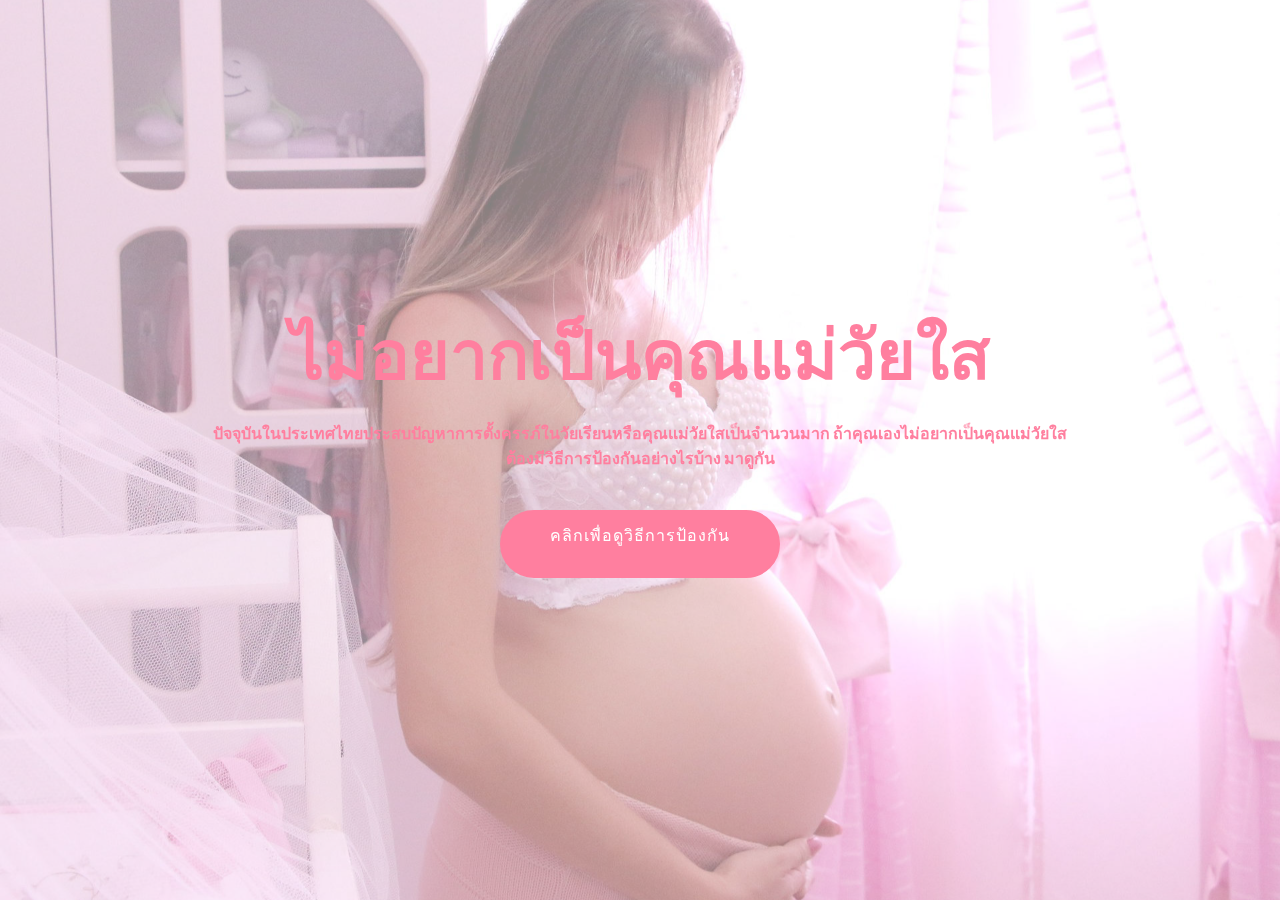
<file: index.html>
<!DOCTYPE html>
<html  >
<head>
  <!-- Site made with Mobirise Website Builder v4.11.2, https://mobirise.com -->
  <meta charset="UTF-8">
  <meta http-equiv="X-UA-Compatible" content="IE=edge">
  <meta name="generator" content="Mobirise v4.11.2, mobirise.com">
  <meta name="viewport" content="width=device-width, initial-scale=1, minimum-scale=1">
  <link rel="shortcut icon" href="assets/images/logo4.png" type="image/x-icon">
  <meta name="description" content="">
  
  <title>Home</title>
  <link rel="stylesheet" href="assets/bootstrap/css/bootstrap.min.css">
  <link rel="stylesheet" href="assets/bootstrap/css/bootstrap-grid.min.css">
  <link rel="stylesheet" href="assets/bootstrap/css/bootstrap-reboot.min.css">
  <link rel="stylesheet" href="assets/tether/tether.min.css">
  <link rel="stylesheet" href="assets/theme/css/style.css">
  <link rel="preload" as="style" href="assets/mobirise/css/mbr-additional.css"><link rel="stylesheet" href="assets/mobirise/css/mbr-additional.css" type="text/css">
  
  
  
</head>
<body>
  <section class="header1 cid-rEv4cbN6yX mbr-fullscreen mbr-parallax-background" id="header16-e">

    

    <div class="mbr-overlay" style="opacity: 0.5; background-color: rgb(255, 255, 255);">
    </div>

    <div class="container">
        <div class="row justify-content-md-center">
            <div class="col-md-10 align-center">
                <h1 class="mbr-section-title mbr-bold pb-3 mbr-fonts-style display-1">ไม่อยากเป็นคุณแม่วัยใส</h1>
                
                <p class="mbr-text pb-3 mbr-fonts-style display-4"><strong>ปัจจุบันในประเทศไทยประสบปัญหาการตั้งครรภ์ในวัยเรียนหรือคุณแม่วัยใสเป็นจำนวนมาก ถ้าคุณเองไม่อยากเป็นคุณแม่วัยใส<br>ต้องมีวิธีการป้องกันอย่างไรบ้าง มาดูกัน</strong></p>
                <div class="mbr-section-btn"><a class="btn btn-md btn-primary display-4" href="page1.html">คลิกเพื่อดูวิธีการป้องกัน<br><br></a></div>
            </div>
        </div>
    </div>

</section>


  <section class="engine"><a href="https://mobirise.info/i">free web creation software</a></section><script src="assets/web/assets/jquery/jquery.min.js"></script>
  <script src="assets/popper/popper.min.js"></script>
  <script src="assets/bootstrap/js/bootstrap.min.js"></script>
  <script src="assets/tether/tether.min.js"></script>
  <script src="assets/smoothscroll/smooth-scroll.js"></script>
  <script src="assets/parallax/jarallax.min.js"></script>
  <script src="assets/theme/js/script.js"></script>
  
  
</body>
</html>
</file>
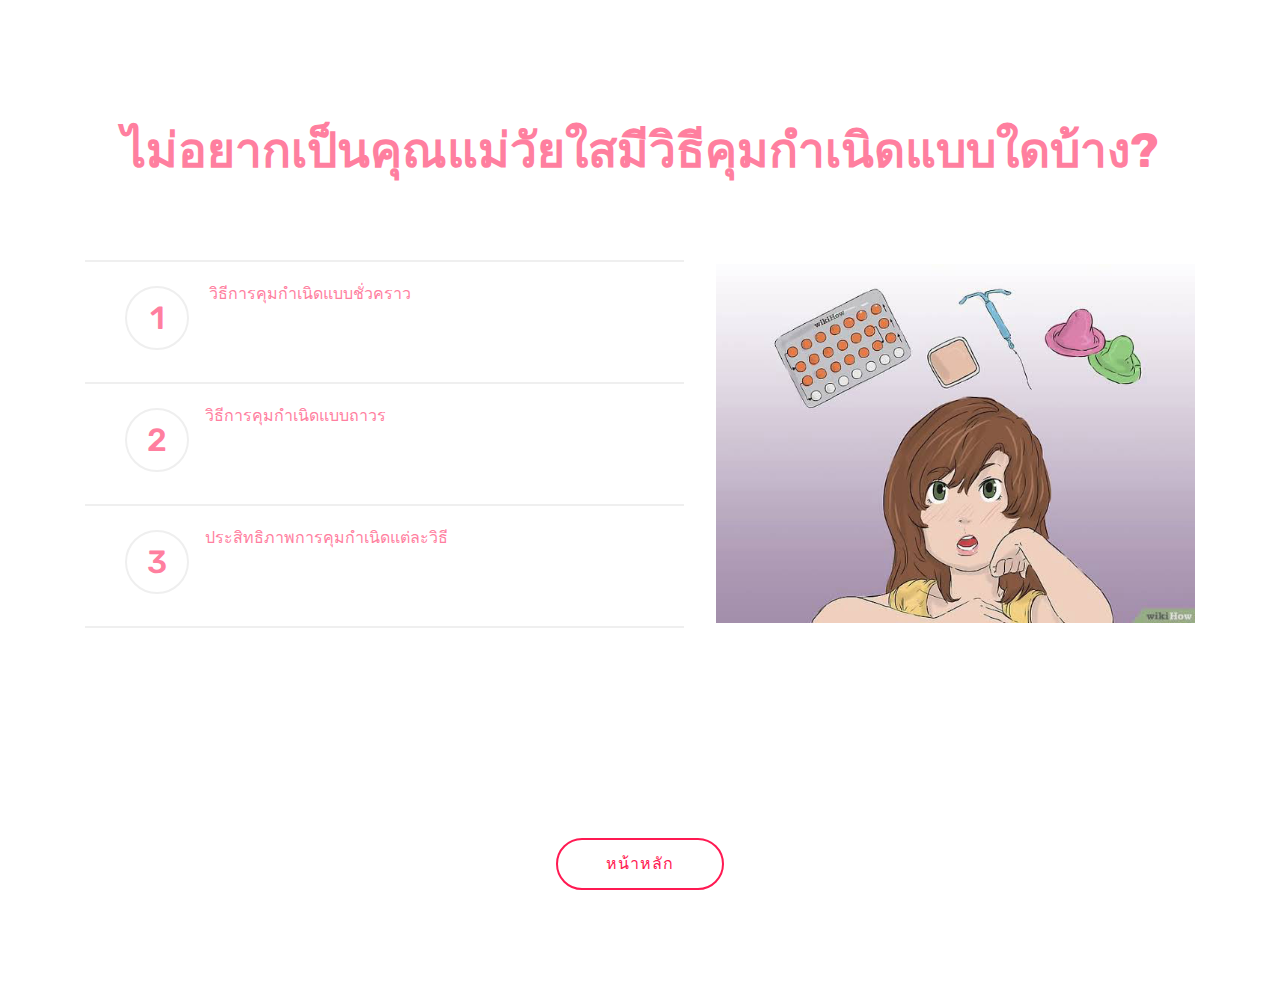
<file: page1.html>
<!DOCTYPE html>
<html  >
<head>
  <!-- Site made with Mobirise Website Builder v4.11.2, https://mobirise.com -->
  <meta charset="UTF-8">
  <meta http-equiv="X-UA-Compatible" content="IE=edge">
  <meta name="generator" content="Mobirise v4.11.2, mobirise.com">
  <meta name="viewport" content="width=device-width, initial-scale=1, minimum-scale=1">
  <link rel="shortcut icon" href="assets/images/logo4.png" type="image/x-icon">
  <meta name="description" content="Site Generator Description">
  
  <title>Page 1</title>
  <link rel="stylesheet" href="assets/bootstrap/css/bootstrap.min.css">
  <link rel="stylesheet" href="assets/bootstrap/css/bootstrap-grid.min.css">
  <link rel="stylesheet" href="assets/bootstrap/css/bootstrap-reboot.min.css">
  <link rel="stylesheet" href="assets/tether/tether.min.css">
  <link rel="stylesheet" href="assets/theme/css/style.css">
  <link rel="preload" as="style" href="assets/mobirise/css/mbr-additional.css"><link rel="stylesheet" href="assets/mobirise/css/mbr-additional.css" type="text/css">
  
  
  
</head>
<body>
  <section class="counters4 counters cid-rEve6LbwOR" id="counters4-l">

    

    

    <div class="container pt-4 mt-2">
        <h2 class="mbr-section-title pb-3 align-center mbr-fonts-style display-2"><strong>ไม่อยากเป็นคุณแม่วัยใสมีวิธีคุมกำเนิดแบบใดบ้าง?</strong></h2>
        <h3 class="mbr-section-subtitle pb-5 align-center mbr-fonts-style display-5"></h3>
        <div class="media-container-row">
            <div class="media-block m-auto" style="width: 46%;">
                <div class="mbr-figure">
                    <img src="assets/images/images-1-640x480.jpg" alt="" title="">
                </div>
            </div>
            <div class="cards-block">
                <div class="cards-container">
                    <div class="card px-3 align-left col-12">
                        <div class="panel-item p-4 d-flex align-items-start">
                            <div class="card-img pr-3">
                                <h3 class="img-text d-flex align-items-center justify-content-center">
                                    1
                                </h3>
                            </div>
                            <div class="card-text">
                                <h4 class="mbr-content-title mbr-bold mbr-fonts-style display-7"><a href="page2.html">&nbsp;วิธีการคุมกำเนิดแบบชั่วคราว&nbsp;</a></h4>
                                <p class="mbr-content-text mbr-fonts-style display-7"></p>
                            </div>
                        </div>
                    </div>
                    <div class="card px-3 align-left col-12">
                        <div class="panel-item p-4 d-flex align-items-start">
                            <div class="card-img pr-3">
                                <h3 class="img-text d-flex align-items-center justify-content-center">
                                    2
                                </h3>
                            </div>
                            <div class="card-text">
                                <h4 class="mbr-content-title mbr-bold mbr-fonts-style display-7"><a href="page3.html">วิธีการคุมกำเนิดแบบถาวร</a></h4>
                                <p class="mbr-content-text mbr-fonts-style display-7"></p>
                            </div>
                        </div>
                    </div>
                    <div class="card px-3 align-left col-12">
                        <div class="panel-item p-4 d-flex align-items-start">
                            <div class="card-img pr-3">
                                <h3 class="img-text d-flex align-items-center justify-content-center">3</h3>
                            </div>
                            <div class="card-text">
                                <h4 class="mbr-content-title mbr-bold mbr-fonts-style display-7"><a href="page5.html">ประสิทธิภาพการคุมกำเนิดแต่ละวิธี</a></h4>
                                <p class="mbr-content-text mbr-fonts-style display-7"></p>
                            </div>
                        </div>
                    </div>
                    
                </div>
            </div>
        </div>
    </div>
</section>

<section class="engine"><a href="https://mobirise.info/g">build a website</a></section><section class="header1 cid-rEveyKZsFo" id="header16-n">

    

    

    <div class="container">
        <div class="row justify-content-md-center">
            <div class="col-md-10 align-center">
                <h1 class="mbr-section-title mbr-bold pb-3 mbr-fonts-style display-1"></h1>
                
                
                <div class="mbr-section-btn"><a class="btn btn-md btn-primary-outline display-4" href="index.html">หน้าหลัก</a></div>
            </div>
        </div>
    </div>

</section>


  <script src="assets/web/assets/jquery/jquery.min.js"></script>
  <script src="assets/popper/popper.min.js"></script>
  <script src="assets/bootstrap/js/bootstrap.min.js"></script>
  <script src="assets/tether/tether.min.js"></script>
  <script src="assets/smoothscroll/smooth-scroll.js"></script>
  <script src="assets/viewportchecker/jquery.viewportchecker.js"></script>
  <script src="assets/theme/js/script.js"></script>
  
  
</body>
</html>
</file>
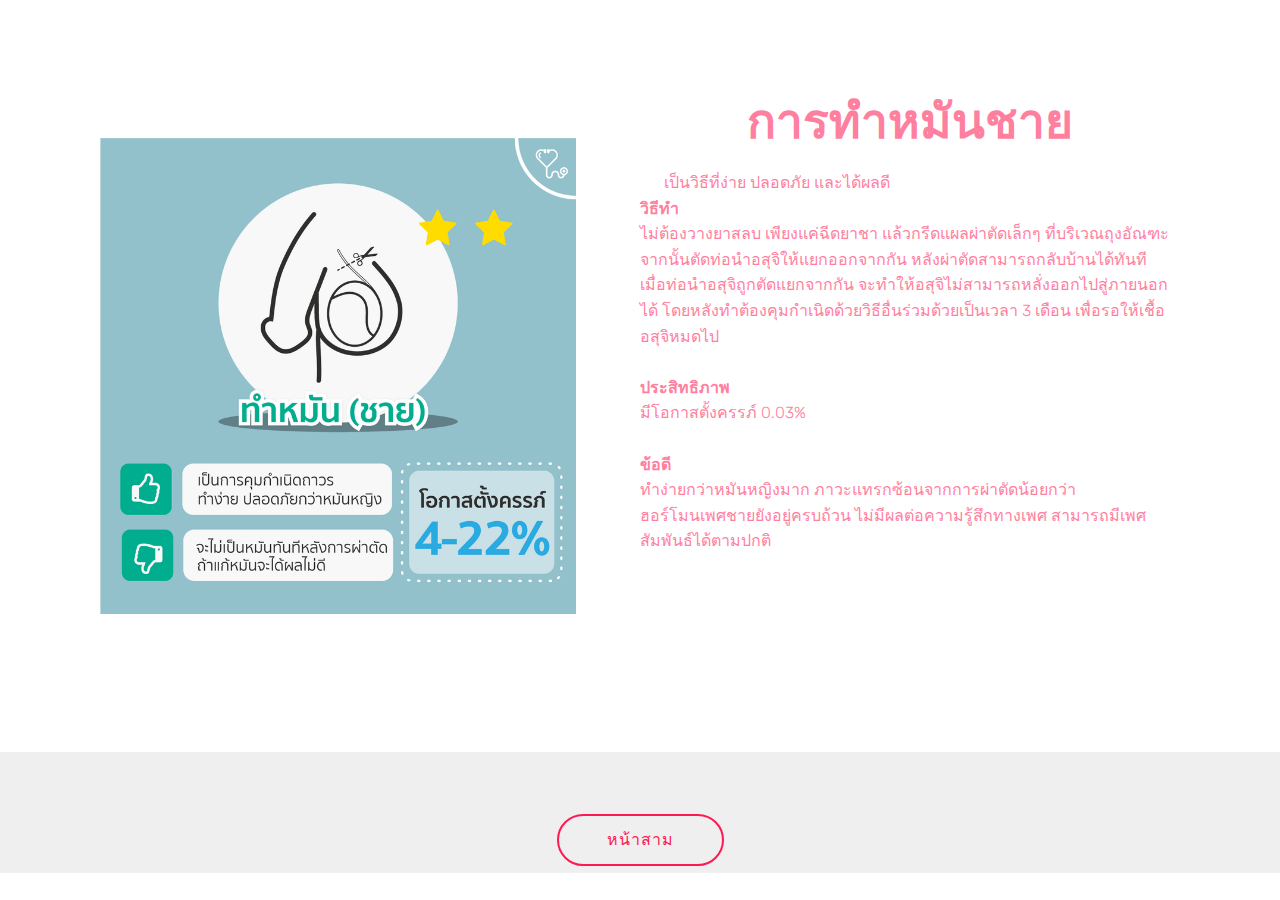
<file: page10.html>
<!DOCTYPE html>
<html  >
<head>
  <!-- Site made with Mobirise Website Builder v4.11.2, https://mobirise.com -->
  <meta charset="UTF-8">
  <meta http-equiv="X-UA-Compatible" content="IE=edge">
  <meta name="generator" content="Mobirise v4.11.2, mobirise.com">
  <meta name="viewport" content="width=device-width, initial-scale=1, minimum-scale=1">
  <link rel="shortcut icon" href="assets/images/logo4.png" type="image/x-icon">
  <meta name="description" content="Web Page Generator Description">
  
  <title>Page 10</title>
  <link rel="stylesheet" href="assets/web/assets/mobirise-icons/mobirise-icons.css">
  <link rel="stylesheet" href="assets/bootstrap/css/bootstrap.min.css">
  <link rel="stylesheet" href="assets/bootstrap/css/bootstrap-grid.min.css">
  <link rel="stylesheet" href="assets/bootstrap/css/bootstrap-reboot.min.css">
  <link rel="stylesheet" href="assets/tether/tether.min.css">
  <link rel="stylesheet" href="assets/theme/css/style.css">
  <link rel="preload" as="style" href="assets/mobirise/css/mbr-additional.css"><link rel="stylesheet" href="assets/mobirise/css/mbr-additional.css" type="text/css">
  
  
  
</head>
<body>
  <section class="features11 cid-rEwari9erv" id="features11-1i">

    

    

    <div class="container">   
        <div class="col-md-12">
            <div class="media-container-row">
                <div class="mbr-figure m-auto" style="width: 50%;">
                    <img src="assets/images/content-content-16-800x800.png" alt="Mobirise" title="">
                </div>
                <div class=" align-left aside-content">
                    <h2 class="mbr-title pt-2 mbr-fonts-style display-2"><strong>
                        การทำหมันชาย
                    </strong></h2>
                    <div class="mbr-section-text">
                        <p class="mbr-text mb-5 pt-3 mbr-light mbr-fonts-style display-7">&nbsp; &nbsp; &nbsp; เป็นวิธีที่ง่าย ปลอดภัย และได้ผลดี
<br><strong>วิธีทำ
</strong><br>ไม่ต้องวางยาสลบ เพียงแค่ฉีดยาชา แล้วกรีดแผลผ่าตัดเล็กๆ ที่บริเวณถุงอัณฑะ จากนั้นตัดท่อนำอสุจิให้แยกออกจากกัน หลังผ่าตัดสามารถกลับบ้านได้ทันที 
<br>เมื่อท่อนำอสุจิถูกตัดแยกจากกัน จะทำให้อสุจิไม่สามารถหลั่งออกไปสู่ภายนอกได้ โดยหลังทำต้องคุมกำเนิดด้วยวิธีอื่นร่วมด้วยเป็นเวลา 3 เดือน เพื่อรอให้เชื้ออสุจิหมดไป
<br>
<br><strong>ประสิทธิภาพ
</strong><br>มีโอกาสตั้งครรภ์ 0.03%
<br>
<br><strong>ข้อดี
</strong><br>ทำง่ายกว่าหมันหญิงมาก ภาวะแทรกซ้อนจากการผ่าตัดน้อยกว่า 
<br>ฮอร์โมนเพศชายยังอยู่ครบถ้วน ไม่มีผลต่อความรู้สึกทางเพศ สามารถมีเพศสัมพันธ์ได้ตามปกติ&nbsp;<br></p>
                    </div>

                    <div class="block-content">
                        <div class="card p-3 pr-3">
                            <div class="media">
                                     
                                <div class="media-body">
                                    <h4 class="card-title mbr-fonts-style display-7"></h4>
                                </div>
                            </div>                

                            <div class="card-box">
                                <p class="block-text mbr-fonts-style display-7"></p>
                            </div>
                        </div>

                        
                    </div>
                </div>
            </div>
        </div> 
    </div>          
</section>

<section class="engine"><a href="https://mobirise.info/m">free site design templates</a></section><section class="header1 cid-rEwbGG9RZQ" id="header16-1k">

    

    

    <div class="container">
        <div class="row justify-content-md-center">
            <div class="col-md-10 align-center">
                <h1 class="mbr-section-title mbr-bold pb-3 mbr-fonts-style display-1"></h1>
                
                <p class="mbr-text pb-3 mbr-fonts-style display-5"></p>
                <div class="mbr-section-btn"><a class="btn btn-md btn-primary-outline display-4" href="page3.html">หน้าสาม</a></div>
            </div>
        </div>
    </div>

</section>


  <script src="assets/web/assets/jquery/jquery.min.js"></script>
  <script src="assets/popper/popper.min.js"></script>
  <script src="assets/bootstrap/js/bootstrap.min.js"></script>
  <script src="assets/tether/tether.min.js"></script>
  <script src="assets/smoothscroll/smooth-scroll.js"></script>
  <script src="assets/theme/js/script.js"></script>
  
  
</body>
</html>
</file>
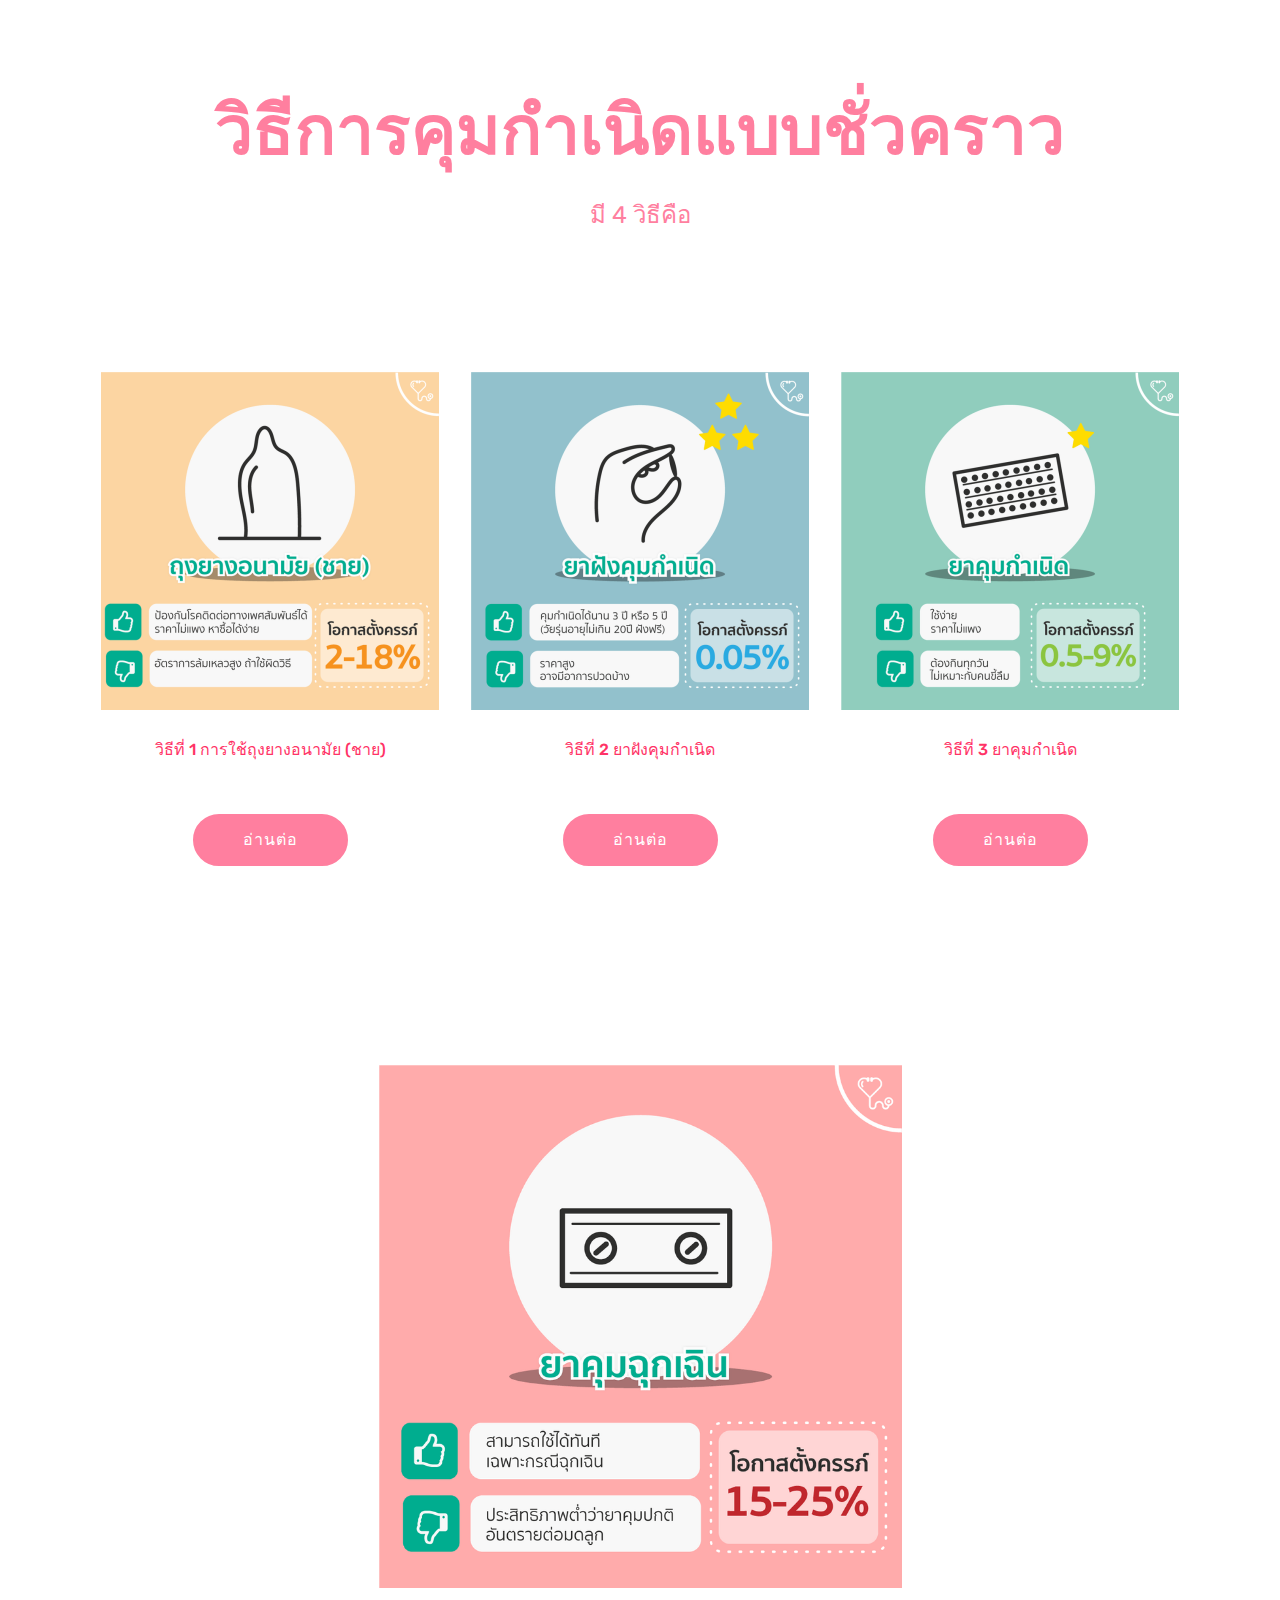
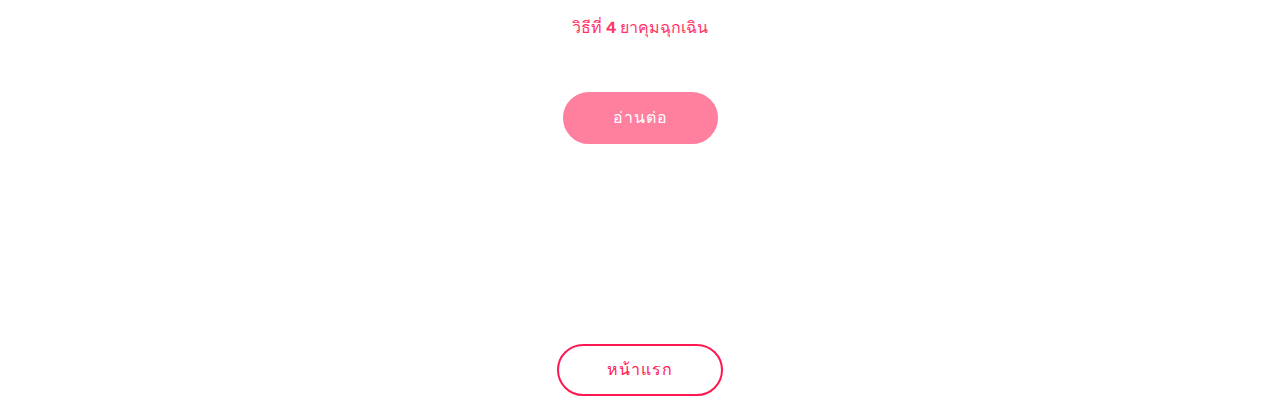
<file: page2.html>
<!DOCTYPE html>
<html  >
<head>
  <!-- Site made with Mobirise Website Builder v4.11.2, https://mobirise.com -->
  <meta charset="UTF-8">
  <meta http-equiv="X-UA-Compatible" content="IE=edge">
  <meta name="generator" content="Mobirise v4.11.2, mobirise.com">
  <meta name="viewport" content="width=device-width, initial-scale=1, minimum-scale=1">
  <link rel="shortcut icon" href="assets/images/logo4.png" type="image/x-icon">
  <meta name="description" content="Website Generator Description">
  
  <title>Page 2</title>
  <link rel="stylesheet" href="assets/bootstrap/css/bootstrap.min.css">
  <link rel="stylesheet" href="assets/bootstrap/css/bootstrap-grid.min.css">
  <link rel="stylesheet" href="assets/bootstrap/css/bootstrap-reboot.min.css">
  <link rel="stylesheet" href="assets/tether/tether.min.css">
  <link rel="stylesheet" href="assets/theme/css/style.css">
  <link rel="preload" as="style" href="assets/mobirise/css/mbr-additional.css"><link rel="stylesheet" href="assets/mobirise/css/mbr-additional.css" type="text/css">
  
  
  
</head>
<body>
  <section class="header1 cid-rEvRa5dJHR" id="header16-15">

    

    

    <div class="container">
        <div class="row justify-content-md-center">
            <div class="col-md-10 align-center">
                <h1 class="mbr-section-title mbr-bold pb-3 mbr-fonts-style display-1">วิธีการคุมกำเนิดแบบชั่วคราว<br></h1>
                
                <p class="mbr-text pb-3 mbr-fonts-style display-5">มี 4 วิธีคือ</p>
                
            </div>
        </div>
    </div>

</section>

<section class="engine"><a href="https://mobirise.info/w">free html5 templates</a></section><section class="features3 cid-rEvRfhhl0t" id="features3-16">

    

    
    <div class="container">
        <div class="media-container-row">
            <div class="card p-3 col-12 col-md-6 col-lg-4">
                <div class="card-wrapper">
                    <div class="card-img">
                        <img src="assets/images/-676x676.png" alt="Mobirise" title="">
                    </div>
                    <div class="card-box">
                        <h4 class="card-title mbr-fonts-style display-7">วิธีที่ 1 การใช้ถุงยางอนามัย (ชาย)</h4>
                        <p class="mbr-text mbr-fonts-style display-7"></p>
                    </div>
                    <div class="mbr-section-btn text-center"><a href="page4.html" class="btn btn-primary display-4">อ่านต่อ</a></div>
                </div>
            </div>

            <div class="card p-3 col-12 col-md-6 col-lg-4">
                <div class="card-wrapper">
                    <div class="card-img">
                        <img src="assets/images/-676x67658.png" alt="Mobirise" title="">
                    </div>
                    <div class="card-box">
                        <h4 class="card-title mbr-fonts-style display-7">วิธีที่ 2 ยาฝังคุมกำเนิด</h4>
                        <p class="mbr-text mbr-fonts-style display-7"></p>
                    </div>
                    <div class="mbr-section-btn text-center"><a href="page6.html" class="btn btn-primary display-4">อ่านต่อ</a></div>
                </div>
            </div>

            <div class="card p-3 col-12 col-md-6 col-lg-4">
                <div class="card-wrapper">
                    <div class="card-img">
                        <img src="assets/images/-676x67659.png" alt="Mobirise" title="">
                    </div>
                    <div class="card-box">
                        <h4 class="card-title mbr-fonts-style display-7">วิธีที่ 3 ยาคุมกำเนิด</h4>
                        <p class="mbr-text mbr-fonts-style display-7"></p>
                    </div>
                    <div class="mbr-section-btn text-center"><a href="page7.html" class="btn btn-primary display-4">อ่านต่อ</a></div>
                </div>
            </div>

            
        </div>
    </div>
</section>

<section class="features3 cid-rEvRfE0B9V" id="features3-17">

    

    
    <div class="container">
        <div class="media-container-row">
            <div class="card p-3 col-12 col-md-6">
                <div class="card-wrapper">
                    <div class="card-img">
                        <img src="assets/images/-800x800.png" alt="Mobirise" title="">
                    </div>
                    <div class="card-box">
                        <h4 class="card-title mbr-fonts-style display-7">วิธีที่ 4 ยาคุมฉุกเฉิน</h4>
                        <p class="mbr-text mbr-fonts-style display-7"></p>
                    </div>
                    <div class="mbr-section-btn text-center"><a href="page8.html" class="btn btn-primary display-4">อ่านต่อ</a></div>
                </div>
            </div>

            

            

            
        </div>
    </div>
</section>

<section class="header1 cid-rEw0GHwSsI" id="header16-1a">

    

    

    <div class="container">
        <div class="row justify-content-md-center">
            <div class="col-md-10 align-center">
                <h1 class="mbr-section-title mbr-bold pb-3 mbr-fonts-style display-1"></h1>
                
                <p class="mbr-text pb-3 mbr-fonts-style display-5"></p>
                <div class="mbr-section-btn"><a class="btn btn-md btn-primary-outline display-4" href="page1.html">หน้าแรก</a></div>
            </div>
        </div>
    </div>

</section>


  <script src="assets/web/assets/jquery/jquery.min.js"></script>
  <script src="assets/popper/popper.min.js"></script>
  <script src="assets/bootstrap/js/bootstrap.min.js"></script>
  <script src="assets/tether/tether.min.js"></script>
  <script src="assets/smoothscroll/smooth-scroll.js"></script>
  <script src="assets/theme/js/script.js"></script>
  
  
</body>
</html>
</file>
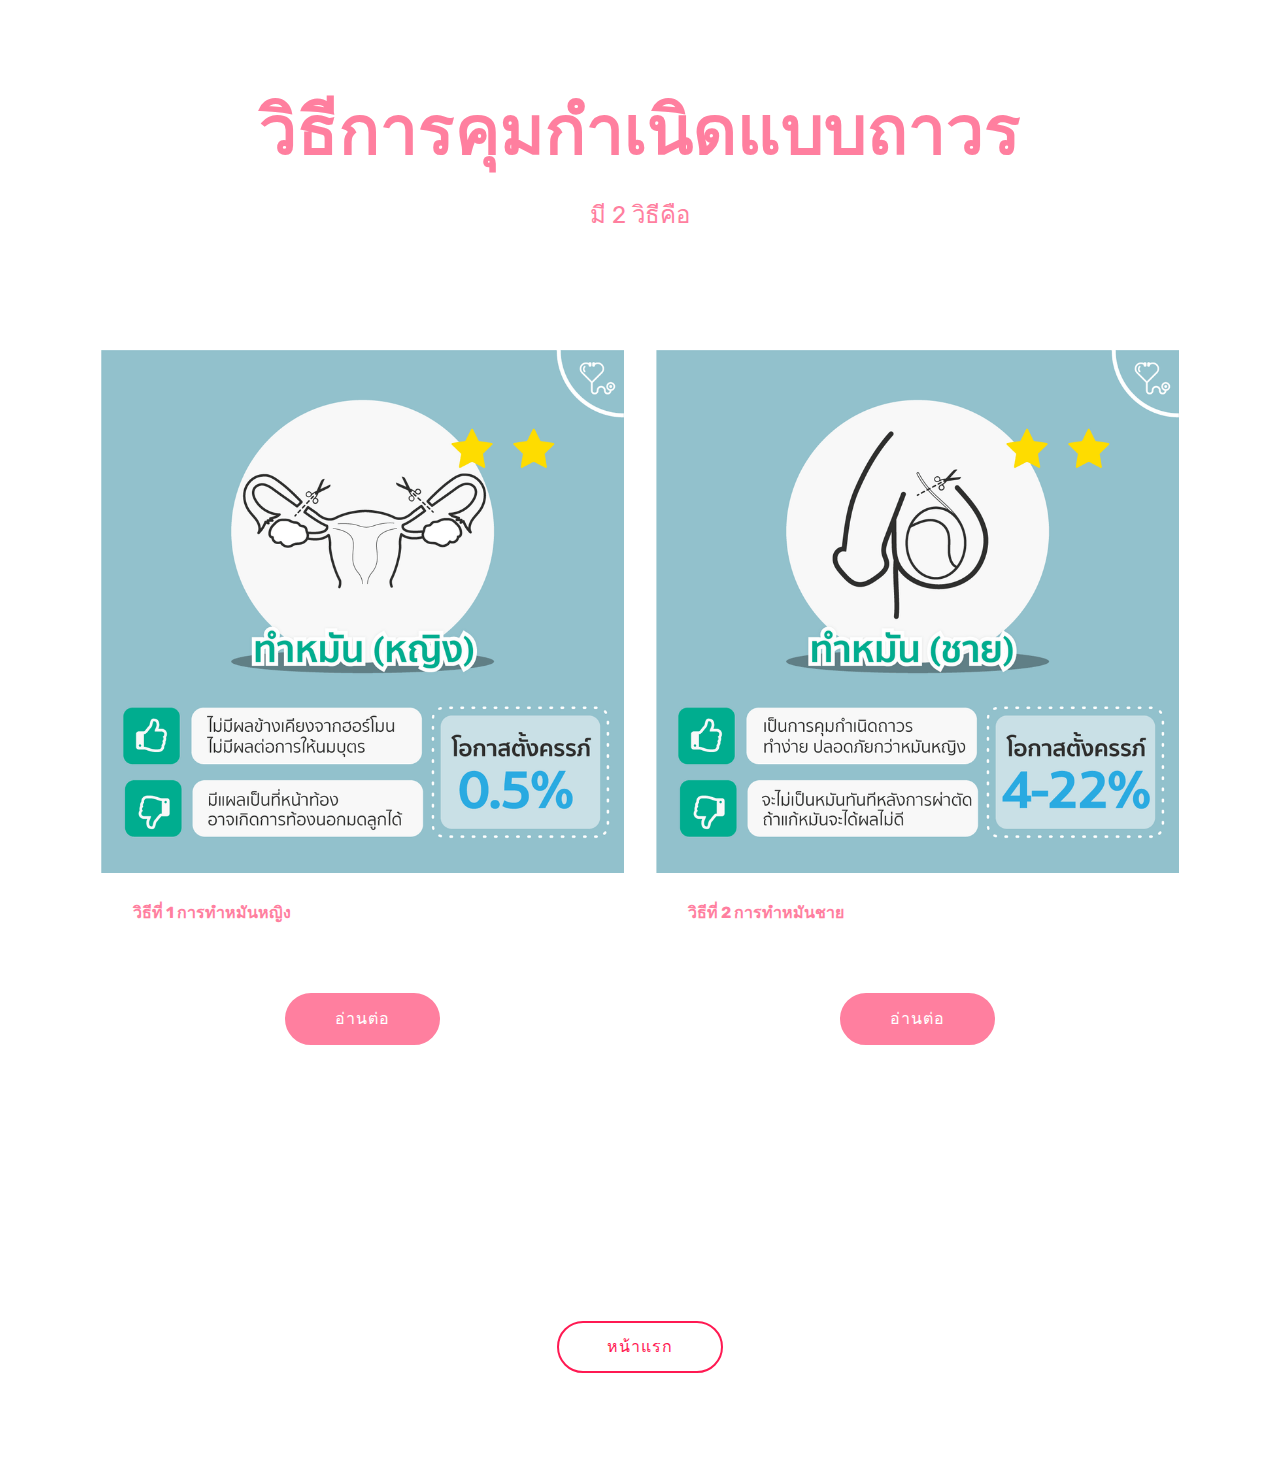
<file: page3.html>
<!DOCTYPE html>
<html  >
<head>
  <!-- Site made with Mobirise Website Builder v4.11.2, https://mobirise.com -->
  <meta charset="UTF-8">
  <meta http-equiv="X-UA-Compatible" content="IE=edge">
  <meta name="generator" content="Mobirise v4.11.2, mobirise.com">
  <meta name="viewport" content="width=device-width, initial-scale=1, minimum-scale=1">
  <link rel="shortcut icon" href="assets/images/logo4.png" type="image/x-icon">
  <meta name="description" content="Web Builder Description">
  
  <title>Page 3</title>
  <link rel="stylesheet" href="assets/bootstrap/css/bootstrap.min.css">
  <link rel="stylesheet" href="assets/bootstrap/css/bootstrap-grid.min.css">
  <link rel="stylesheet" href="assets/bootstrap/css/bootstrap-reboot.min.css">
  <link rel="stylesheet" href="assets/tether/tether.min.css">
  <link rel="stylesheet" href="assets/theme/css/style.css">
  <link rel="preload" as="style" href="assets/mobirise/css/mbr-additional.css"><link rel="stylesheet" href="assets/mobirise/css/mbr-additional.css" type="text/css">
  
  
  
</head>
<body>
  <section class="header1 cid-rEvJFt1d8W" id="header16-x">

    

    

    <div class="container">
        <div class="row justify-content-md-center">
            <div class="col-md-10 align-center">
                <h1 class="mbr-section-title mbr-bold pb-3 mbr-fonts-style display-1">วิธีการคุมกำเนิดแบบถาวร</h1>
                
                <p class="mbr-text pb-3 mbr-fonts-style display-5">มี 2 วิธีคือ<br><br></p>
                
            </div>
        </div>
    </div>

</section>

<section class="engine"><a href="https://mobirise.info/i">website creation software</a></section><section class="features3 cid-rEvMqmUiLl" id="features3-10">

    

    
    <div class="container">
        <div class="media-container-row">
            <div class="card p-3 col-12 col-md-6">
                <div class="card-wrapper">
                    <div class="card-img">
                        <img src="assets/images/-800x80060.png" alt="Mobirise" title="">
                    </div>
                    <div class="card-box">
                        <h4 class="card-title mbr-fonts-style display-7"><strong>วิธีที่ 1 การทำหมันหญิง
</strong><div><br></div></h4>
                        <p class="mbr-text mbr-fonts-style display-7"></p>
                    </div>
                    <div class="mbr-section-btn text-center"><a href="page9.html" class="btn btn-primary display-4">อ่านต่อ</a></div>
                </div>
            </div>

            <div class="card p-3 col-12 col-md-6">
                <div class="card-wrapper">
                    <div class="card-img">
                        <img src="assets/images/content-content-16-800x800.png" alt="Mobirise" title="">
                    </div>
                    <div class="card-box">
                        <h4 class="card-title mbr-fonts-style display-4"><strong>วิธีที่ 2 การทำหมันชาย
</strong><div><br></div></h4>
                        <p class="mbr-text mbr-fonts-style display-7"></p>
                    </div>
                    <div class="mbr-section-btn text-center"><a href="page10.html" class="btn btn-primary display-4">อ่านต่อ</a></div>
                </div>
            </div>

            

            
        </div>
    </div>
</section>

<section class="header1 cid-rEvPuHtsP1" id="header16-11">

    

    

    <div class="container">
        <div class="row justify-content-md-center">
            <div class="col-md-10 align-center">
                <h1 class="mbr-section-title mbr-bold pb-3 mbr-fonts-style display-1"></h1>
                
                <p class="mbr-text pb-3 mbr-fonts-style display-5"></p>
                <div class="mbr-section-btn"><a class="btn btn-md btn-primary-outline display-4" href="page1.html">หน้าแรก</a></div>
            </div>
        </div>
    </div>

</section>


  <script src="assets/web/assets/jquery/jquery.min.js"></script>
  <script src="assets/popper/popper.min.js"></script>
  <script src="assets/bootstrap/js/bootstrap.min.js"></script>
  <script src="assets/tether/tether.min.js"></script>
  <script src="assets/smoothscroll/smooth-scroll.js"></script>
  <script src="assets/theme/js/script.js"></script>
  
  
</body>
</html>
</file>
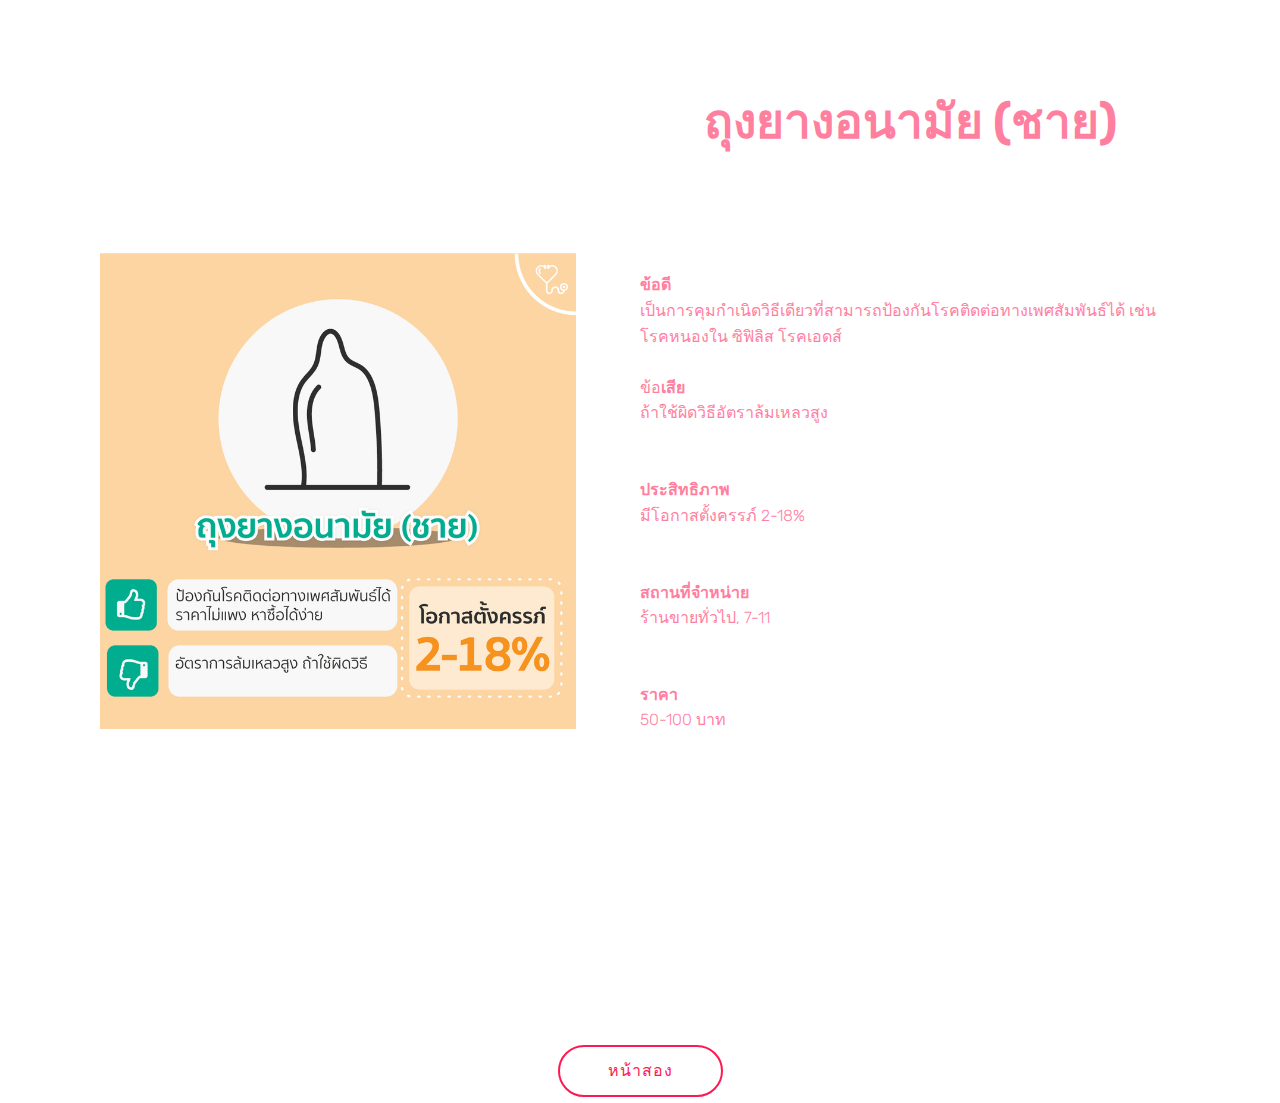
<file: page4.html>
<!DOCTYPE html>
<html  >
<head>
  <!-- Site made with Mobirise Website Builder v4.11.2, https://mobirise.com -->
  <meta charset="UTF-8">
  <meta http-equiv="X-UA-Compatible" content="IE=edge">
  <meta name="generator" content="Mobirise v4.11.2, mobirise.com">
  <meta name="viewport" content="width=device-width, initial-scale=1, minimum-scale=1">
  <link rel="shortcut icon" href="assets/images/logo4.png" type="image/x-icon">
  <meta name="description" content="Website Builder Description">
  
  <title>Page 4</title>
  <link rel="stylesheet" href="assets/web/assets/mobirise-icons/mobirise-icons.css">
  <link rel="stylesheet" href="assets/bootstrap/css/bootstrap.min.css">
  <link rel="stylesheet" href="assets/bootstrap/css/bootstrap-grid.min.css">
  <link rel="stylesheet" href="assets/bootstrap/css/bootstrap-reboot.min.css">
  <link rel="stylesheet" href="assets/tether/tether.min.css">
  <link rel="stylesheet" href="assets/theme/css/style.css">
  <link rel="preload" as="style" href="assets/mobirise/css/mbr-additional.css"><link rel="stylesheet" href="assets/mobirise/css/mbr-additional.css" type="text/css">
  
  
  
</head>
<body>
  <section class="features11 cid-rEvWPcyW0A" id="features11-18">

    

    

    <div class="container">   
        <div class="col-md-12">
            <div class="media-container-row">
                <div class="mbr-figure m-auto" style="width: 50%;">
                    <img src="assets/images/-800x80061.png" alt="Mobirise" title="">
                </div>
                <div class=" align-left aside-content">
                    <h2 class="mbr-title pt-2 mbr-fonts-style display-2"><strong>ถุงยางอนามัย (ชาย)</strong></h2>
                    <div class="mbr-section-text">
                        <p class="mbr-text mb-5 pt-3 mbr-light mbr-fonts-style display-7"><strong><br></strong><br><strong><br></strong><br><strong>ข้อดี
</strong><br>เป็นการคุมกำเนิดวิธีเดียวที่สามารถป้องกันโรคติดต่อทางเพศสัมพันธ์ได้ เช่น โรคหนองใน ซิฟิลิส โรคเอดส์
<br><br>ข้อ<strong>เสีย</strong><br>ถ้าใช้ผิดวิธีอัตราล้มเหลวสูง<br><strong><br></strong><br><strong>ประสิทธิภาพ</strong>
<br>มีโอกาสตั้งครรภ์ 2-18%<br><strong><br></strong><br><strong>สถานที่จำหน่าย</strong><br>ร้านขายทั่วไป, 7-11&nbsp;<br><strong><br></strong><br><strong>ราคา</strong><br>50-100 บาท<br>
<br><br></p>
                    </div>

                    <div class="block-content">
                        <div class="card p-3 pr-3">
                            <div class="media">
                                     
                                <div class="media-body">
                                    <h4 class="card-title mbr-fonts-style display-7"></h4>
                                </div>
                            </div>                

                            <div class="card-box">
                                <p class="block-text mbr-fonts-style display-7"></p>
                            </div>
                        </div>

                        
                    </div>
                </div>
            </div>
        </div> 
    </div>          
</section>

<section class="engine"><a href="https://mobirise.info/g">build a website</a></section><section class="header1 cid-rEvZi9pEgd" id="header16-19">

    

    

    <div class="container">
        <div class="row justify-content-md-center">
            <div class="col-md-10 align-center">
                <h1 class="mbr-section-title mbr-bold pb-3 mbr-fonts-style display-1"></h1>
                
                <p class="mbr-text pb-3 mbr-fonts-style display-5"></p>
                <div class="mbr-section-btn"><a class="btn btn-md btn-primary-outline display-4" href="page2.html">หน้าสอง</a></div>
            </div>
        </div>
    </div>

</section>


  <script src="assets/web/assets/jquery/jquery.min.js"></script>
  <script src="assets/popper/popper.min.js"></script>
  <script src="assets/bootstrap/js/bootstrap.min.js"></script>
  <script src="assets/tether/tether.min.js"></script>
  <script src="assets/smoothscroll/smooth-scroll.js"></script>
  <script src="assets/theme/js/script.js"></script>
  
  
</body>
</html>
</file>
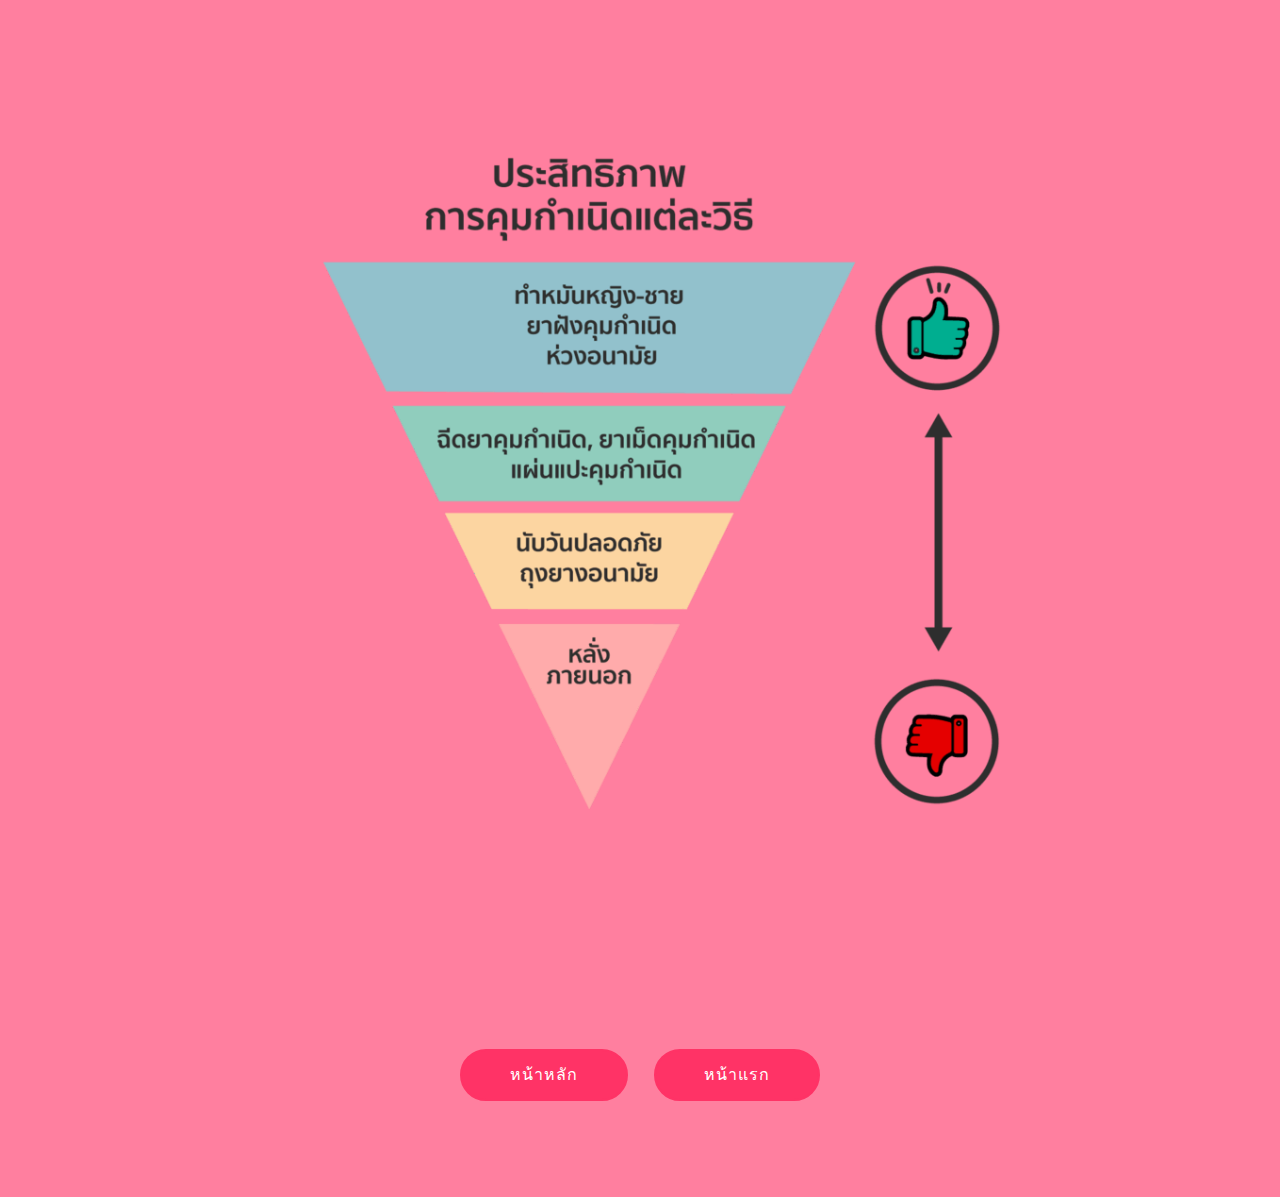
<file: page5.html>
<!DOCTYPE html>
<html  >
<head>
  <!-- Site made with Mobirise Website Builder v4.11.2, https://mobirise.com -->
  <meta charset="UTF-8">
  <meta http-equiv="X-UA-Compatible" content="IE=edge">
  <meta name="generator" content="Mobirise v4.11.2, mobirise.com">
  <meta name="viewport" content="width=device-width, initial-scale=1, minimum-scale=1">
  <link rel="shortcut icon" href="assets/images/logo4.png" type="image/x-icon">
  <meta name="description" content="Web Page Creator Description">
  
  <title>Page 5</title>
  <link rel="stylesheet" href="assets/bootstrap/css/bootstrap.min.css">
  <link rel="stylesheet" href="assets/bootstrap/css/bootstrap-grid.min.css">
  <link rel="stylesheet" href="assets/bootstrap/css/bootstrap-reboot.min.css">
  <link rel="stylesheet" href="assets/tether/tether.min.css">
  <link rel="stylesheet" href="assets/theme/css/style.css">
  <link rel="preload" as="style" href="assets/mobirise/css/mbr-additional.css"><link rel="stylesheet" href="assets/mobirise/css/mbr-additional.css" type="text/css">
  
  
  
</head>
<body>
  <section class="cid-rEvoEtvF9D" id="image3-q">

    

    <figure class="mbr-figure container">
            <div class="image-block" style="width: 68%;">
                <img src="assets/images/content-1-800x766.png" width="1400" alt="Mobirise" title="">
                
            </div>
    </figure>
</section>

<section class="engine"><a href="https://mobirise.info/w">html5 templates</a></section><section class="header1 cid-rEvqn2Yk89" id="header1-r">

    

    

    <div class="container">
        <div class="row justify-content-md-center">
            <div class="mbr-white col-md-10">
                <h1 class="mbr-section-title align-center mbr-bold pb-3 mbr-fonts-style display-1"></h1>
                <h3 class="mbr-section-subtitle align-center mbr-light pb-3 mbr-fonts-style display-2"></h3>
                <p class="mbr-text align-center pb-3 mbr-fonts-style display-5"></p>
                <div class="mbr-section-btn align-center"><a class="btn btn-md btn-secondary display-4" href="index.html">หน้าหลัก</a> <a class="btn btn-md btn-secondary display-4" href="page1.html">หน้าแรก</a></div>
            </div>
        </div>
    </div>

</section>


  <script src="assets/web/assets/jquery/jquery.min.js"></script>
  <script src="assets/popper/popper.min.js"></script>
  <script src="assets/bootstrap/js/bootstrap.min.js"></script>
  <script src="assets/tether/tether.min.js"></script>
  <script src="assets/smoothscroll/smooth-scroll.js"></script>
  <script src="assets/theme/js/script.js"></script>
  
  
</body>
</html>
</file>
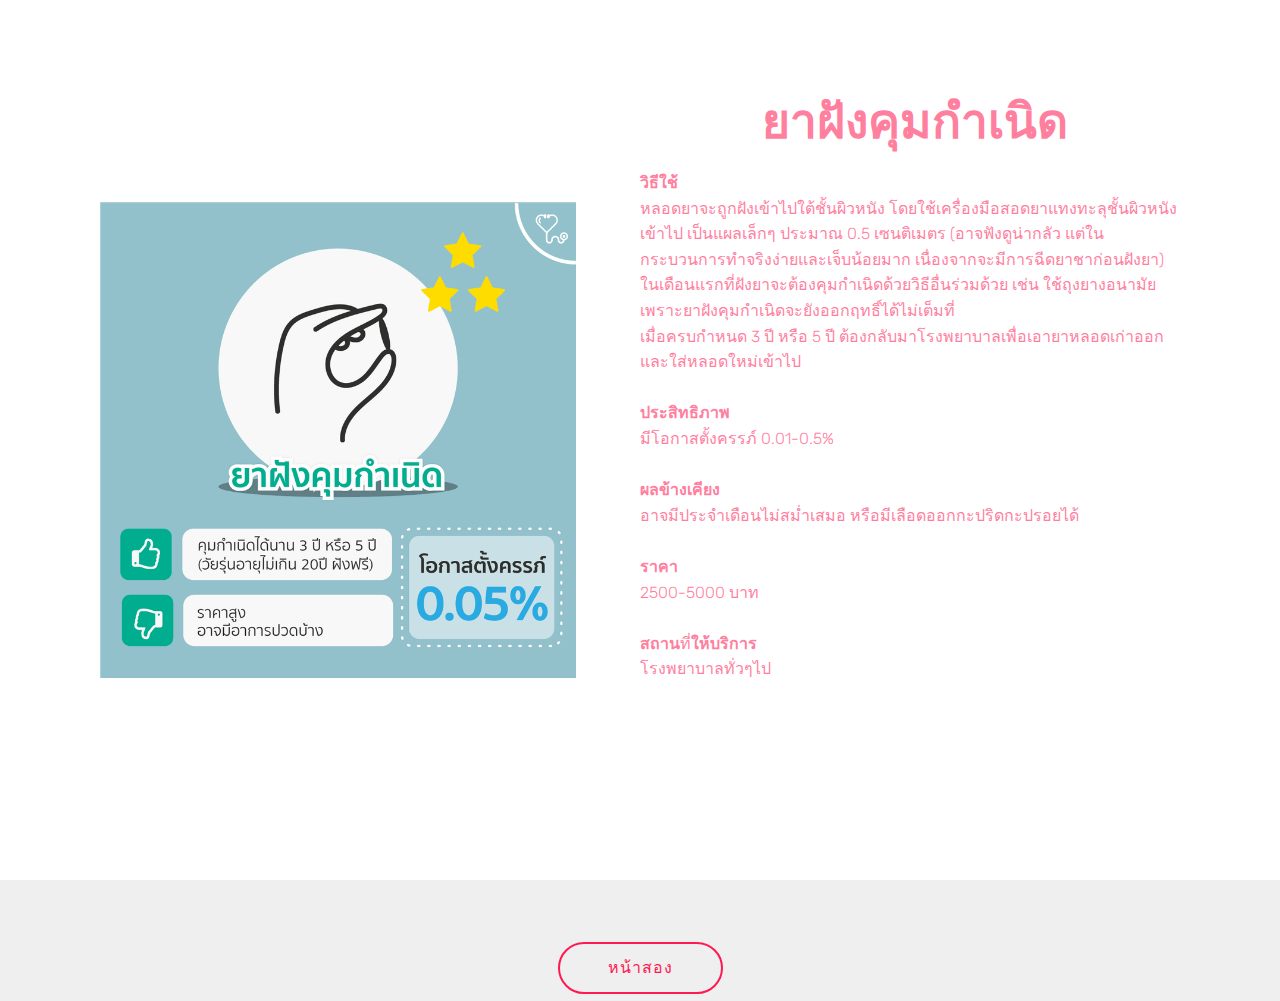
<file: page6.html>
<!DOCTYPE html>
<html  >
<head>
  <!-- Site made with Mobirise Website Builder v4.11.2, https://mobirise.com -->
  <meta charset="UTF-8">
  <meta http-equiv="X-UA-Compatible" content="IE=edge">
  <meta name="generator" content="Mobirise v4.11.2, mobirise.com">
  <meta name="viewport" content="width=device-width, initial-scale=1, minimum-scale=1">
  <link rel="shortcut icon" href="assets/images/logo4.png" type="image/x-icon">
  <meta name="description" content="Web Site Creator Description">
  
  <title>Page 6</title>
  <link rel="stylesheet" href="assets/web/assets/mobirise-icons/mobirise-icons.css">
  <link rel="stylesheet" href="assets/bootstrap/css/bootstrap.min.css">
  <link rel="stylesheet" href="assets/bootstrap/css/bootstrap-grid.min.css">
  <link rel="stylesheet" href="assets/bootstrap/css/bootstrap-reboot.min.css">
  <link rel="stylesheet" href="assets/tether/tether.min.css">
  <link rel="stylesheet" href="assets/theme/css/style.css">
  <link rel="preload" as="style" href="assets/mobirise/css/mbr-additional.css"><link rel="stylesheet" href="assets/mobirise/css/mbr-additional.css" type="text/css">
  
  
  
</head>
<body>
  <section class="features11 cid-rEw1FczYzw" id="features11-1b">

    

    

    <div class="container">   
        <div class="col-md-12">
            <div class="media-container-row">
                <div class="mbr-figure m-auto" style="width: 50%;">
                    <img src="assets/images/-800x80062.png" alt="Mobirise" title="">
                </div>
                <div class=" align-left aside-content">
                    <h2 class="mbr-title pt-2 mbr-fonts-style display-2"><strong>&nbsp;ยาฝังคุมกำเนิด</strong></h2>
                    <div class="mbr-section-text">
                        <p class="mbr-text mb-5 pt-3 mbr-light mbr-fonts-style display-7"><strong>วิธีใช้
<br></strong>หลอดยาจะถูกฝังเข้าไปใต้ชั้นผิวหนัง โดยใช้เครื่องมือสอดยาแทงทะลุชั้นผิวหนังเข้าไป เป็นแผลเล็กๆ ประมาณ 0.5 เซนติเมตร (อาจฟังดูน่ากลัว แต่ในกระบวนการทำจริงง่ายและเจ็บน้อยมาก เนื่องจากจะมีการฉีดยาชาก่อนฝังยา)  
<br>ในเดือนแรกที่ฝังยาจะต้องคุมกำเนิดด้วยวิธีอื่นร่วมด้วย เช่น ใช้ถุงยางอนามัย เพราะยาฝังคุมกำเนิดจะยังออกฤทธิ์ได้ไม่เต็มที่
<br>เมื่อครบกำหนด 3 ปี หรือ 5 ปี ต้องกลับมาโรงพยาบาลเพื่อเอายาหลอดเก่าออก และใส่หลอดใหม่เข้าไป
<br>
<br><strong>ประสิทธิภาพ
</strong><br>มีโอกาสตั้งครรภ์ 0.01-0.5%
<br>
<br><strong>ผลข้างเคียง
<br></strong>อาจมีประจำเดือนไม่สม่ำเสมอ หรือมีเลือดออกกะปริดกะปรอยได้<br><br><strong>ราคา</strong><br>2500-5000 บาท<br><br><strong>สถาน</strong>ที่<strong>ให้บริการ</strong><br>โรงพยาบาลทั่วๆไป</p>
                    </div>

                    <div class="block-content">
                        <div class="card p-3 pr-3">
                            <div class="media">
                                     
                                <div class="media-body">
                                    <h4 class="card-title mbr-fonts-style display-7"></h4>
                                </div>
                            </div>                

                            <div class="card-box">
                                <p class="block-text mbr-fonts-style display-7"></p>
                            </div>
                        </div>

                        
                    </div>
                </div>
            </div>
        </div> 
    </div>          
</section>

<section class="engine"><a href="https://mobirise.info/l">free website templates</a></section><section class="header1 cid-rEw4bSB0IH" id="header16-1d">

    

    

    <div class="container">
        <div class="row justify-content-md-center">
            <div class="col-md-10 align-center">
                <h1 class="mbr-section-title mbr-bold pb-3 mbr-fonts-style display-1"></h1>
                
                <p class="mbr-text pb-3 mbr-fonts-style display-5"></p>
                <div class="mbr-section-btn"><a class="btn btn-md btn-primary-outline display-4" href="page2.html">หน้าสอง</a></div>
            </div>
        </div>
    </div>

</section>


  <script src="assets/web/assets/jquery/jquery.min.js"></script>
  <script src="assets/popper/popper.min.js"></script>
  <script src="assets/bootstrap/js/bootstrap.min.js"></script>
  <script src="assets/tether/tether.min.js"></script>
  <script src="assets/smoothscroll/smooth-scroll.js"></script>
  <script src="assets/theme/js/script.js"></script>
  
  
</body>
</html>
</file>
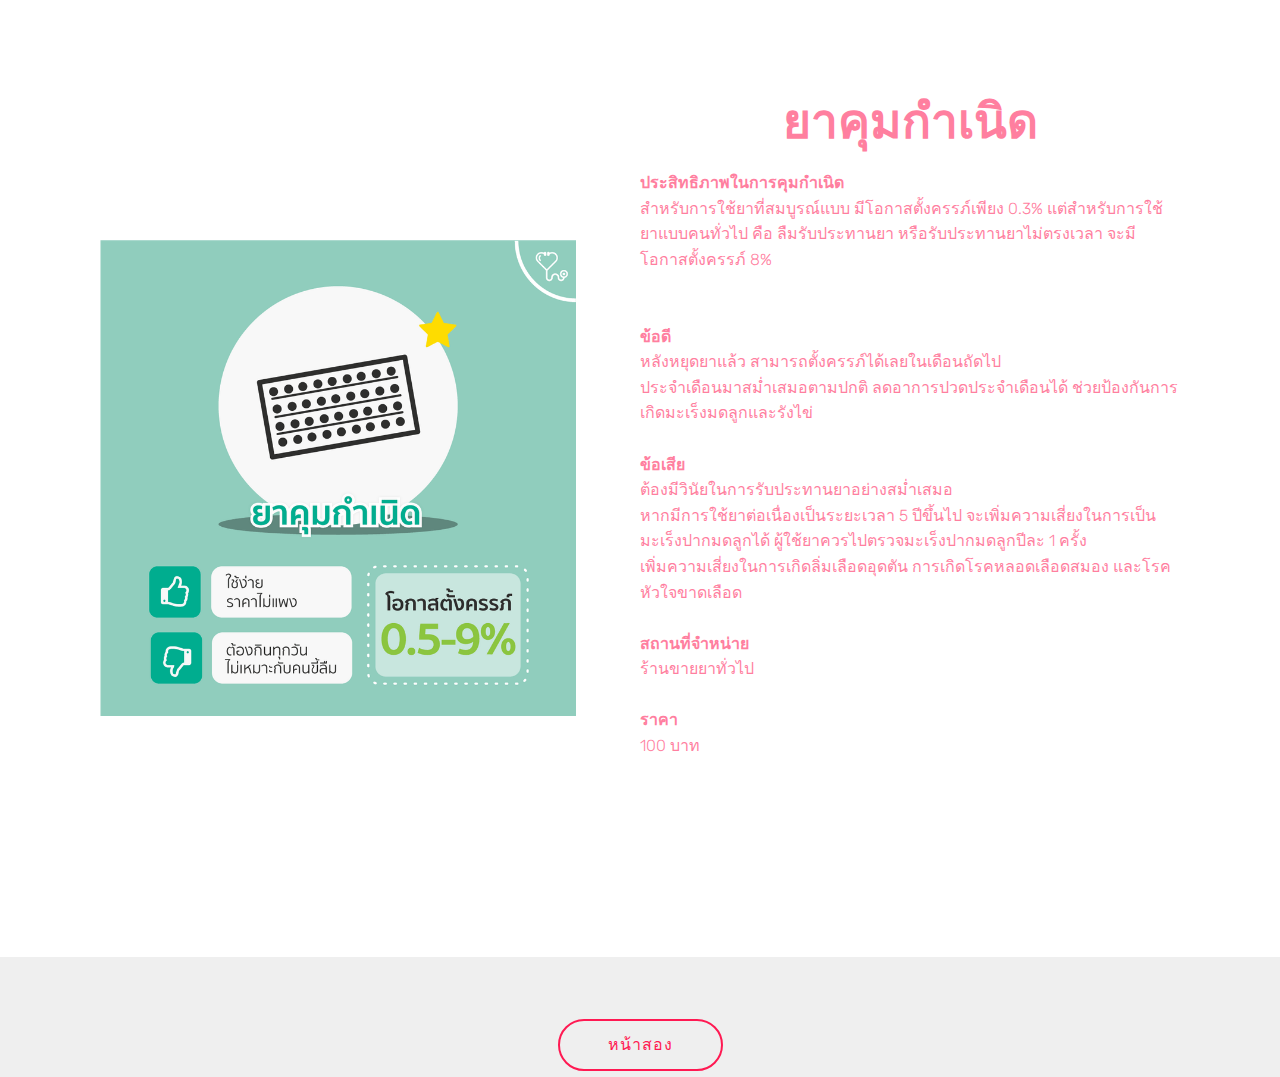
<file: page7.html>
<!DOCTYPE html>
<html  >
<head>
  <!-- Site made with Mobirise Website Builder v4.11.2, https://mobirise.com -->
  <meta charset="UTF-8">
  <meta http-equiv="X-UA-Compatible" content="IE=edge">
  <meta name="generator" content="Mobirise v4.11.2, mobirise.com">
  <meta name="viewport" content="width=device-width, initial-scale=1, minimum-scale=1">
  <link rel="shortcut icon" href="assets/images/logo4.png" type="image/x-icon">
  <meta name="description" content="Website Creator Description">
  
  <title>Page 7</title>
  <link rel="stylesheet" href="assets/web/assets/mobirise-icons/mobirise-icons.css">
  <link rel="stylesheet" href="assets/bootstrap/css/bootstrap.min.css">
  <link rel="stylesheet" href="assets/bootstrap/css/bootstrap-grid.min.css">
  <link rel="stylesheet" href="assets/bootstrap/css/bootstrap-reboot.min.css">
  <link rel="stylesheet" href="assets/tether/tether.min.css">
  <link rel="stylesheet" href="assets/theme/css/style.css">
  <link rel="preload" as="style" href="assets/mobirise/css/mbr-additional.css"><link rel="stylesheet" href="assets/mobirise/css/mbr-additional.css" type="text/css">
  
  
  
</head>
<body>
  <section class="features11 cid-rEw43GdhFk" id="features11-1c">

    

    

    <div class="container">   
        <div class="col-md-12">
            <div class="media-container-row">
                <div class="mbr-figure m-auto" style="width: 50%;">
                    <img src="assets/images/-800x80063.png" alt="Mobirise" title="">
                </div>
                <div class=" align-left aside-content">
                    <h2 class="mbr-title pt-2 mbr-fonts-style display-2"><strong>ยาคุมกำเนิด</strong></h2>
                    <div class="mbr-section-text">
                        <p class="mbr-text mb-5 pt-3 mbr-light mbr-fonts-style display-7"><strong>ประสิทธิภาพในการคุมกำเนิด
<br></strong>สำหรับการใช้ยาที่สมบูรณ์แบบ มีโอกาสตั้งครรภ์เพียง 0.3% แต่สำหรับการใช้ยาแบบคนทั่วไป คือ ลืมรับประทานยา หรือรับประทานยาไม่ตรงเวลา จะมีโอกาสตั้งครรภ์ 8%
<br><strong><br></strong><br><strong>ข้อดี
<br></strong>หลังหยุดยาแล้ว สามารถตั้งครรภ์ได้เลยในเดือนถัดไป
<br>ประจำเดือนมาสม่ำเสมอตามปกติ ลดอาการปวดประจำเดือนได้
ช่วยป้องกันการเกิดมะเร็งมดลูกและรังไข่
<br>
<br><strong>ข้อเสีย
<br></strong>ต้องมีวินัยในการรับประทานยาอย่างสม่ำเสมอ 
<br>หากมีการใช้ยาต่อเนื่องเป็นระยะเวลา 5 ปีขึ้นไป จะเพิ่มความเสี่ยงในการเป็นมะเร็งปากมดลูกได้ ผู้ใช้ยาควรไปตรวจมะเร็งปากมดลูกปีละ 1 ครั้ง
<br>เพิ่มความเสี่ยงในการเกิดลิ่มเลือดอุดตัน การเกิดโรคหลอดเลือดสมอง และโรคหัวใจขาดเลือด<br><br><strong>สถานที่จำหน่าย</strong><br>ร้านขายยาทั่วไป<br><br><strong>ราคา<br></strong>100 บาท</p>
                    </div>

                    <div class="block-content">
                        <div class="card p-3 pr-3">
                            <div class="media">
                                     
                                <div class="media-body">
                                    <h4 class="card-title mbr-fonts-style display-7"></h4>
                                </div>
                            </div>                

                            <div class="card-box">
                                <p class="block-text mbr-fonts-style display-7"></p>
                            </div>
                        </div>

                        
                    </div>
                </div>
            </div>
        </div> 
    </div>          
</section>

<section class="engine"><a href="https://mobirise.info/s">bootstrap theme</a></section><section class="header1 cid-rEw7JQzQMI" id="header16-1f">

    

    

    <div class="container">
        <div class="row justify-content-md-center">
            <div class="col-md-10 align-center">
                <h1 class="mbr-section-title mbr-bold pb-3 mbr-fonts-style display-1"></h1>
                
                <p class="mbr-text pb-3 mbr-fonts-style display-5"></p>
                <div class="mbr-section-btn"><a class="btn btn-md btn-primary-outline display-4" href="page2.html">หน้าสอง</a></div>
            </div>
        </div>
    </div>

</section>


  <script src="assets/web/assets/jquery/jquery.min.js"></script>
  <script src="assets/popper/popper.min.js"></script>
  <script src="assets/bootstrap/js/bootstrap.min.js"></script>
  <script src="assets/tether/tether.min.js"></script>
  <script src="assets/smoothscroll/smooth-scroll.js"></script>
  <script src="assets/theme/js/script.js"></script>
  
  
</body>
</html>
</file>
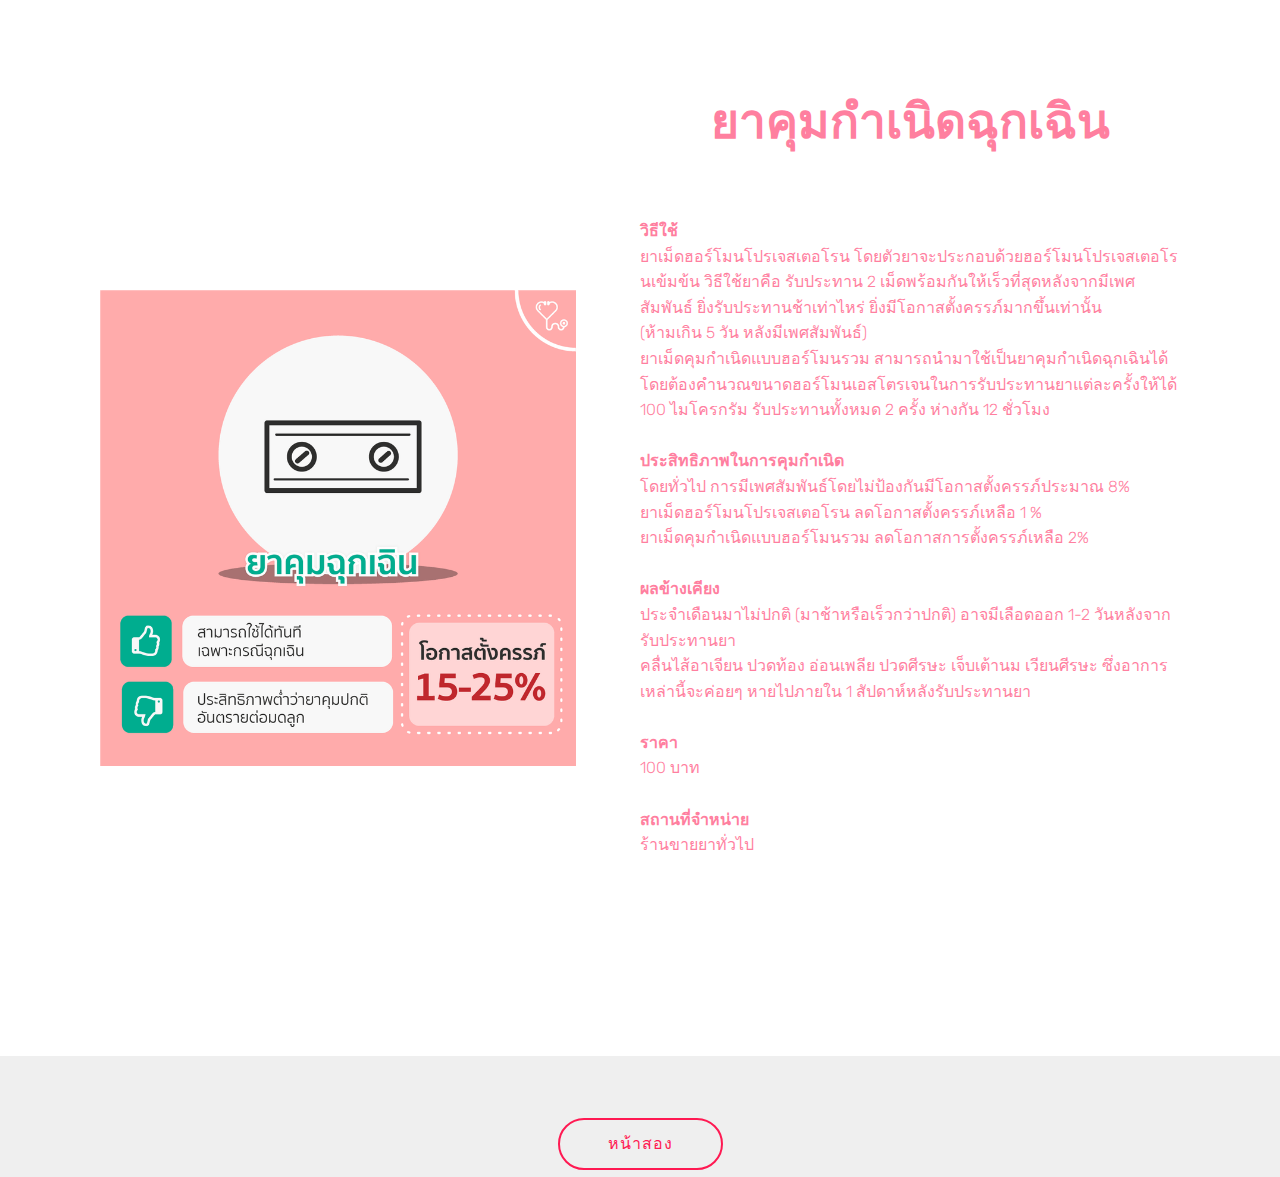
<file: page8.html>
<!DOCTYPE html>
<html  >
<head>
  <!-- Site made with Mobirise Website Builder v4.11.2, https://mobirise.com -->
  <meta charset="UTF-8">
  <meta http-equiv="X-UA-Compatible" content="IE=edge">
  <meta name="generator" content="Mobirise v4.11.2, mobirise.com">
  <meta name="viewport" content="width=device-width, initial-scale=1, minimum-scale=1">
  <link rel="shortcut icon" href="assets/images/logo4.png" type="image/x-icon">
  <meta name="description" content="Web Page Maker Description">
  
  <title>Page 8</title>
  <link rel="stylesheet" href="assets/web/assets/mobirise-icons/mobirise-icons.css">
  <link rel="stylesheet" href="assets/bootstrap/css/bootstrap.min.css">
  <link rel="stylesheet" href="assets/bootstrap/css/bootstrap-grid.min.css">
  <link rel="stylesheet" href="assets/bootstrap/css/bootstrap-reboot.min.css">
  <link rel="stylesheet" href="assets/tether/tether.min.css">
  <link rel="stylesheet" href="assets/theme/css/style.css">
  <link rel="preload" as="style" href="assets/mobirise/css/mbr-additional.css"><link rel="stylesheet" href="assets/mobirise/css/mbr-additional.css" type="text/css">
  
  
  
</head>
<body>
  <section class="features11 cid-rEw4zJgoch" id="features11-1e">

    

    

    <div class="container">   
        <div class="col-md-12">
            <div class="media-container-row">
                <div class="mbr-figure m-auto" style="width: 50%;">
                    <img src="assets/images/-800x800.png" alt="Mobirise" title="">
                </div>
                <div class=" align-left aside-content">
                    <h2 class="mbr-title pt-2 mbr-fonts-style display-2"><strong>ยาคุมกำเนิดฉุกเฉิน</strong><br><strong><br></strong></h2>
                    <div class="mbr-section-text">
                        <p class="mbr-text mb-5 pt-3 mbr-light mbr-fonts-style display-7"><strong>วิธีใช้<br></strong>ยาเม็ดฮอร์โมนโปรเจสเตอโรน โดยตัวยาจะประกอบด้วยฮอร์โมนโปรเจสเตอโรนเข้มข้น วิธีใช้ยาคือ รับประทาน 2 เม็ดพร้อมกันให้เร็วที่สุดหลังจากมีเพศสัมพันธ์ ยิ่งรับประทานช้าเท่าไหร่ ยิ่งมีโอกาสตั้งครรภ์มากขึ้นเท่านั้น <br>(ห้ามเกิน 5 วัน หลังมีเพศสัมพันธ์)
<br>ยาเม็ดคุมกำเนิดแบบฮอร์โมนรวม สามารถนำมาใช้เป็นยาคุมกำเนิดฉุกเฉินได้ โดยต้องคำนวณขนาดฮอร์โมนเอสโตรเจนในการรับประทานยาแต่ละครั้งให้ได้ 100 ไมโครกรัม รับประทานทั้งหมด 2 ครั้ง ห่างกัน 12 ชั่วโมง
<br><br><strong>ประสิทธิภาพในการคุมกำเนิด
</strong><br>โดยทั่วไป การมีเพศสัมพันธ์โดยไม่ป้องกันมีโอกาสตั้งครรภ์ประมาณ 8%
<br>ยาเม็ดฮอร์โมนโปรเจสเตอโรน ลดโอกาสตั้งครรภ์เหลือ 1 %
<br>ยาเม็ดคุมกำเนิดแบบฮอร์โมนรวม ลดโอกาสการตั้งครรภ์เหลือ 2%
<br>
<br><strong>ผลข้างเคียง
</strong><br>ประจำเดือนมาไม่ปกติ (มาช้าหรือเร็วกว่าปกติ) อาจมีเลือดออก 1-2 วันหลังจากรับประทานยา
<br>คลื่นไส้อาเจียน ปวดท้อง อ่อนเพลีย ปวดศีรษะ เจ็บเต้านม เวียนศีรษะ ซึ่งอาการเหล่านี้จะค่อยๆ หายไปภายใน 1 สัปดาห์หลังรับประทานยา<br><br><strong>ราคา</strong><br>100 บาท<br><br><strong>สถานที่จำหน่าย<br></strong>ร้านขายยาทั่วไป</p>
                    </div>

                    <div class="block-content">
                        <div class="card p-3 pr-3">
                            <div class="media">
                                     
                                <div class="media-body">
                                    <h4 class="card-title mbr-fonts-style display-7"></h4>
                                </div>
                            </div>                

                            <div class="card-box">
                                <p class="block-text mbr-fonts-style display-7"></p>
                            </div>
                        </div>

                        
                    </div>
                </div>
            </div>
        </div> 
    </div>          
</section>

<section class="engine"><a href="https://mobirise.info/m">free web design templates</a></section><section class="header1 cid-rEw8o3PZws" id="header16-1g">

    

    

    <div class="container">
        <div class="row justify-content-md-center">
            <div class="col-md-10 align-center">
                <h1 class="mbr-section-title mbr-bold pb-3 mbr-fonts-style display-1"></h1>
                
                <p class="mbr-text pb-3 mbr-fonts-style display-5"></p>
                <div class="mbr-section-btn"><a class="btn btn-md btn-primary-outline display-4" href="page2.html">หน้าสอง</a></div>
            </div>
        </div>
    </div>

</section>


  <script src="assets/web/assets/jquery/jquery.min.js"></script>
  <script src="assets/popper/popper.min.js"></script>
  <script src="assets/bootstrap/js/bootstrap.min.js"></script>
  <script src="assets/tether/tether.min.js"></script>
  <script src="assets/smoothscroll/smooth-scroll.js"></script>
  <script src="assets/theme/js/script.js"></script>
  
  
</body>
</html>
</file>
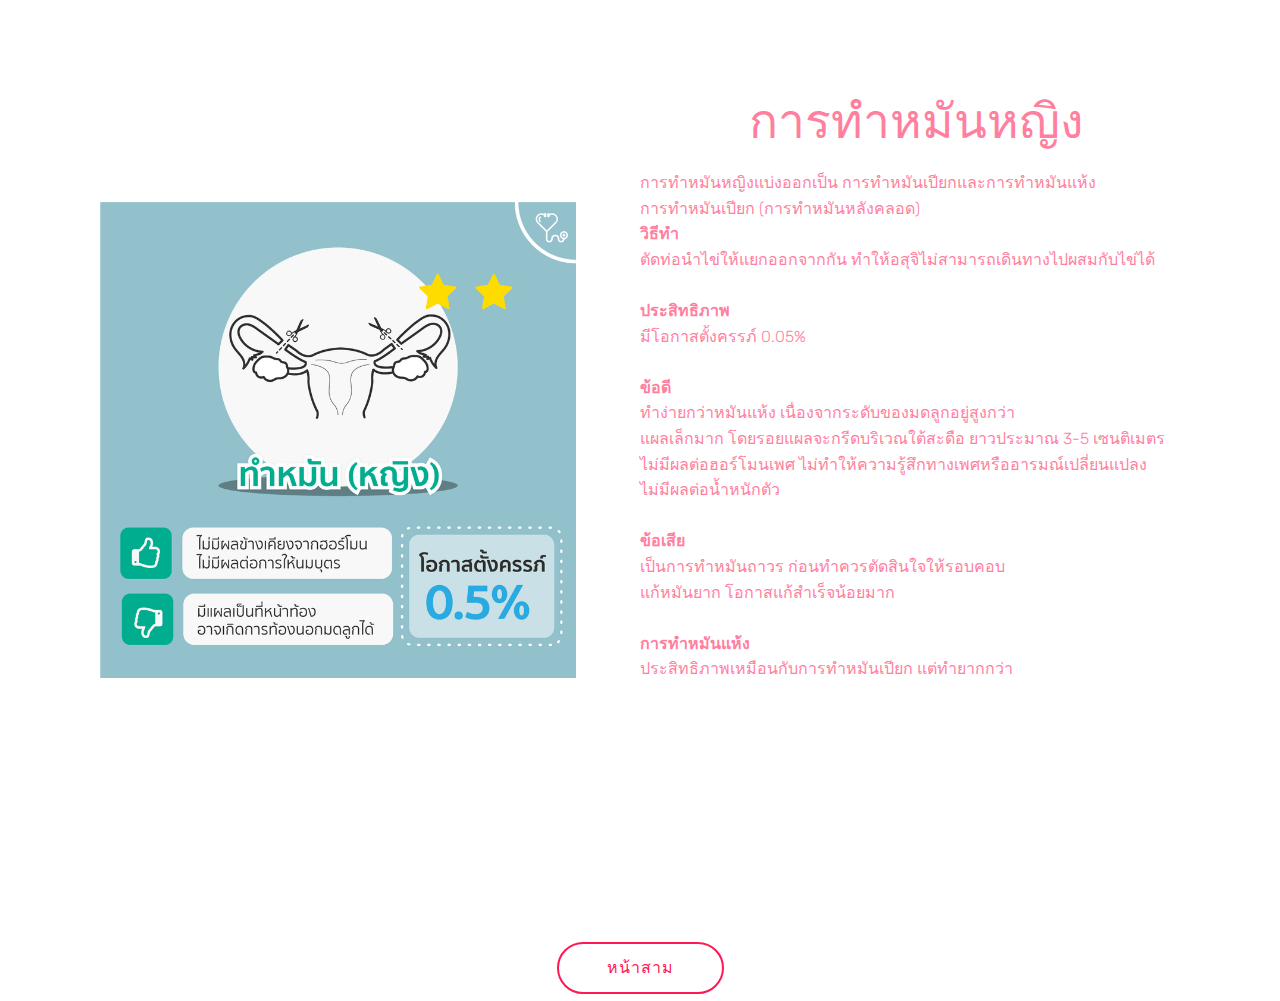
<file: page9.html>
<!DOCTYPE html>
<html  >
<head>
  <!-- Site made with Mobirise Website Builder v4.11.2, https://mobirise.com -->
  <meta charset="UTF-8">
  <meta http-equiv="X-UA-Compatible" content="IE=edge">
  <meta name="generator" content="Mobirise v4.11.2, mobirise.com">
  <meta name="viewport" content="width=device-width, initial-scale=1, minimum-scale=1">
  <link rel="shortcut icon" href="assets/images/logo4.png" type="image/x-icon">
  <meta name="description" content="Website Maker Description">
  
  <title>Page 9</title>
  <link rel="stylesheet" href="assets/web/assets/mobirise-icons/mobirise-icons.css">
  <link rel="stylesheet" href="assets/bootstrap/css/bootstrap.min.css">
  <link rel="stylesheet" href="assets/bootstrap/css/bootstrap-grid.min.css">
  <link rel="stylesheet" href="assets/bootstrap/css/bootstrap-reboot.min.css">
  <link rel="stylesheet" href="assets/tether/tether.min.css">
  <link rel="stylesheet" href="assets/theme/css/style.css">
  <link rel="preload" as="style" href="assets/mobirise/css/mbr-additional.css"><link rel="stylesheet" href="assets/mobirise/css/mbr-additional.css" type="text/css">
  
  
  
</head>
<body>
  <section class="features11 cid-rEwab6aytY" id="features11-1h">

    

    

    <div class="container">   
        <div class="col-md-12">
            <div class="media-container-row">
                <div class="mbr-figure m-auto" style="width: 50%;">
                    <img src="assets/images/-800x80060.png" alt="Mobirise" title="">
                </div>
                <div class=" align-left aside-content">
                    <h2 class="mbr-title pt-2 mbr-fonts-style display-2">&nbsp;การทำหมันหญิง</h2>
                    <div class="mbr-section-text">
                        <p class="mbr-text mb-5 pt-3 mbr-light mbr-fonts-style display-7">การทำหมันหญิงแบ่งออกเป็น การทำหมันเปียกและการทำหมันแห้ง
<br>การทำหมันเปียก (การทำหมันหลังคลอด)
<br><strong>วิธีทำ
<br></strong>ตัดท่อนำไข่ให้แยกออกจากกัน ทำให้อสุจิไม่สามารถเดินทางไปผสมกับไข่ได้
<br>
<br><strong>ประสิทธิภาพ
<br></strong>มีโอกาสตั้งครรภ์ 0.05%
<br>
<br><strong>ข้อดี
<br></strong>ทำง่ายกว่าหมันแห้ง เนื่องจากระดับของมดลูกอยู่สูงกว่า
<br>แผลเล็กมาก โดยรอยแผลจะกรีดบริเวณใต้สะดือ ยาวประมาณ 3-5 เซนติเมตร
<br>ไม่มีผลต่อฮอร์โมนเพศ ไม่ทำให้ความรู้สึกทางเพศหรืออารมณ์เปลี่ยนแปลง
<br>ไม่มีผลต่อน้ำหนักตัว
<br>
<br><strong>ข้อเสีย
</strong><br>เป็นการทำหมันถาวร ก่อนทำควรตัดสินใจให้รอบคอบ
<br>แก้หมันยาก โอกาสแก้สำเร็จน้อยมาก
<br>
<br><strong>การทำหมันแห้ง</strong>
<br>ประสิทธิภาพเหมือนกับการทำหมันเปียก แต่ทำยากกว่า</p>
                    </div>

                    <div class="block-content">
                        <div class="card p-3 pr-3">
                            <div class="media">
                                     
                                <div class="media-body">
                                    <h4 class="card-title mbr-fonts-style display-7"></h4>
                                </div>
                            </div>                

                            <div class="card-box">
                                <p class="block-text mbr-fonts-style display-7"></p>
                            </div>
                        </div>

                        
                    </div>
                </div>
            </div>
        </div> 
    </div>          
</section>

<section class="engine"><a href="https://mobirise.info/w">free html5 templates</a></section><section class="header1 cid-rEwbjsSGhq" id="header16-1j">

    

    

    <div class="container">
        <div class="row justify-content-md-center">
            <div class="col-md-10 align-center">
                <h1 class="mbr-section-title mbr-bold pb-3 mbr-fonts-style display-1"></h1>
                
                <p class="mbr-text pb-3 mbr-fonts-style display-5"></p>
                <div class="mbr-section-btn"><a class="btn btn-md btn-primary-outline display-4" href="page3.html">หน้าสาม</a></div>
            </div>
        </div>
    </div>

</section>


  <script src="assets/web/assets/jquery/jquery.min.js"></script>
  <script src="assets/popper/popper.min.js"></script>
  <script src="assets/bootstrap/js/bootstrap.min.js"></script>
  <script src="assets/tether/tether.min.js"></script>
  <script src="assets/smoothscroll/smooth-scroll.js"></script>
  <script src="assets/theme/js/script.js"></script>
  
  
</body>
</html>
</file>
<file: assets/theme/css/style.css>
/*!
 * Mobirise v4 theme (https://mobirise.com/)
 * Copyright 2017 Mobirise
 */
section {
  background-color: #eeeeee; }

body {
  font-style: normal;
  line-height: 1.5; }

section,
.container,
.container-fluid {
  position: relative;
  word-wrap: break-word; }

a.mbr-iconfont:hover {
  text-decoration: none; }

.article .lead p,
.article .lead ul,
.article .lead ol,
.article .lead pre,
.article .lead blockquote {
  margin-bottom: 0; }

ul,
ol,
pre,
blockquote {
  margin-bottom: 2.3125rem; }

pre {
  background: #f4f4f4;
  padding: 10px 24px;
  white-space: pre-wrap; }

.inactive {
  -webkit-user-select: none;
  -moz-user-select: none;
  -ms-user-select: none;
  user-select: none;
  pointer-events: none;
  -webkit-user-drag: none;
  user-drag: none; }

.mbr-section__comments .row {
  justify-content: center;
  -webkit-justify-content: center; }

a {
  font-style: normal;
  font-weight: 400;
  cursor: pointer; }
  a, a:hover {
    text-decoration: none; }

figure {
  margin-bottom: 0; }

body {
  color: #232323; }

h1,
h2,
h3,
h4,
h5,
h6,
.h1,
.h2,
.h3,
.h4,
.h5,
.h6,
.display-1,
.display-2,
.display-3,
.display-4 {
  line-height: 1;
  word-break: break-word;
  word-wrap: break-word; }

.mbr-section-title {
  font-style: normal;
  line-height: 1.2; }

.mbr-section-subtitle {
  line-height: 1.3; }

.mbr-text {
  font-style: normal;
  line-height: 1.6; }

b,
strong {
  font-weight: bold; }

blockquote {
  padding: 10px 0 10px 20px;
  position: relative;
  border-left: 2px solid;
  border-color: #ff3366; }

input:-webkit-autofill, input:-webkit-autofill:hover, input:-webkit-autofill:focus, input:-webkit-autofill:active {
  transition-delay: 9999s;
  transition-property: background-color, color; }

textarea[type='hidden'] {
  display: none; }

body {
  position: relative; }

section {
  background-position: 50% 50%;
  background-repeat: no-repeat;
  background-size: cover; }
  section .mbr-background-video,
  section .mbr-background-video-preview {
    position: absolute;
    bottom: 0;
    left: 0;
    right: 0;
    top: 0; }

.hidden {
  visibility: hidden; }

.mbr-z-index20 {
  z-index: 20; }

/*! Base colors */
.mbr-white {
  color: #ffffff; }

.mbr-black {
  color: #000000; }

.mbr-bg-white {
  background-color: #ffffff; }

.mbr-bg-black {
  background-color: #000000; }

/*! Text-aligns */
.align-left {
  text-align: left; }

.align-center {
  text-align: center; }

.align-right {
  text-align: right; }

@media (max-width: 767px) {
  .align-left,
  .align-center,
  .align-right,
  .mbr-section-btn,
  .mbr-section-title {
    text-align: center; } }
/*! Font-weight  */
.mbr-light {
  font-weight: 300; }

.mbr-regular {
  font-weight: 400; }

.mbr-semibold {
  font-weight: 500; }

.mbr-bold {
  font-weight: 700; }

/*! Media  */
.media-size-item {
  -webkit-flex: 1 1 auto;
  -moz-flex: 1 1 auto;
  -ms-flex: 1 1 auto;
  -o-flex: 1 1 auto;
  flex: 1 1 auto; }

.media-content {
  -webkit-flex-basis: 100%;
  flex-basis: 100%; }

.media-container-row {
  display: -ms-flexbox;
  display: -webkit-flex;
  display: flex;
  -webkit-flex-direction: row;
  -ms-flex-direction: row;
  flex-direction: row;
  -webkit-flex-wrap: wrap;
  -ms-flex-wrap: wrap;
  flex-wrap: wrap;
  -webkit-justify-content: center;
  -ms-flex-pack: center;
  justify-content: center;
  -webkit-align-content: center;
  -ms-flex-line-pack: center;
  align-content: center;
  -webkit-align-items: start;
  -ms-flex-align: start;
  align-items: start; }
  .media-container-row .media-size-item {
    width: 400px; }

.media-container-column {
  display: -ms-flexbox;
  display: -webkit-flex;
  display: flex;
  -webkit-flex-direction: column;
  -ms-flex-direction: column;
  flex-direction: column;
  -webkit-flex-wrap: wrap;
  -ms-flex-wrap: wrap;
  flex-wrap: wrap;
  -webkit-justify-content: center;
  -ms-flex-pack: center;
  justify-content: center;
  -webkit-align-content: center;
  -ms-flex-line-pack: center;
  align-content: center;
  -webkit-align-items: stretch;
  -ms-flex-align: stretch;
  align-items: stretch; }
  .media-container-column > * {
    width: 100%; }

@media (min-width: 992px) {
  .media-container-row {
    -webkit-flex-wrap: nowrap;
    -ms-flex-wrap: nowrap;
    flex-wrap: nowrap; } }
figure {
  overflow: hidden; }

figure[mbr-media-size] {
  transition: width 0.1s; }

.mbr-figure img,
.mbr-figure iframe {
  display: block;
  width: 100%; }

.card {
  background-color: transparent;
  border: none; }

.card-box {
  width: 100%; }

.card-img {
  text-align: center;
  flex-shrink: 0;
  -webkit-flex-shrink: 0; }

.media {
  max-width: 100%;
  margin: 0 auto; }

.mbr-figure {
  -ms-flex-item-align: center;
  -ms-grid-row-align: center;
  -webkit-align-self: center;
  align-self: center; }

.media-container > div {
  max-width: 100%; }

.mbr-figure img,
.card-img img {
  width: 100%; }

@media (max-width: 991px) {
  .media-size-item {
    width: auto !important; }

  .media {
    width: auto; }

  .mbr-figure {
    width: 100% !important; } }
/*! Buttons */
.btn {
  font-weight: 500;
  border-width: 2px;
  font-style: normal;
  letter-spacing: 1px;
  margin: .4rem .8rem;
  white-space: normal;
  -webkit-transition: all .3s ease-in-out;
  -moz-transition: all .3s ease-in-out;
  transition: all .3s ease-in-out;
  display: inline-flex;
  align-items: center;
  justify-content: center;
  word-break: break-word;
  -webkit-align-items: center;
  -webkit-justify-content: center;
  display: -webkit-inline-flex; }

.btn-sm {
  font-weight: 500;
  letter-spacing: 1px;
  -webkit-transition: all .3s ease-in-out;
  -moz-transition: all .3s ease-in-out;
  transition: all .3s ease-in-out; }

.btn-md {
  font-weight: 500;
  letter-spacing: 1px;
  margin: .4rem .8rem !important;
  -webkit-transition: all .3s ease-in-out;
  -moz-transition: all .3s ease-in-out;
  transition: all .3s ease-in-out; }

.btn-lg {
  font-weight: 500;
  letter-spacing: 1px;
  margin: .4rem .8rem !important;
  -webkit-transition: all .3s ease-in-out;
  -moz-transition: all .3s ease-in-out;
  transition: all .3s ease-in-out; }

.mbr-section-btn {
  margin-left: -0.25rem;
  margin-right: -0.25rem;
  font-size: 0; }

nav .mbr-section-btn {
  margin-left: 0rem;
  margin-right: 0rem; }

.btn-form {
  border-radius: 0; }
  .btn-form:hover {
    cursor: pointer; }

/*! Btn icon margin */
.btn .mbr-iconfont,
.btn.btn-sm .mbr-iconfont {
  cursor: pointer;
  margin-right: 0.5rem; }

.btn.btn-md .mbr-iconfont,
.btn.btn-md .mbr-iconfont {
  margin-right: 0.8rem; }

.mbr-regular {
  font-weight: 400; }

.mbr-semibold {
  font-weight: 500; }

.mbr-bold {
  font-weight: 700; }

[type='submit'] {
  -webkit-appearance: none; }

/*! Full-screen */
.mbr-fullscreen .mbr-overlay {
  min-height: 100vh; }

.mbr-fullscreen {
  display: flex;
  display: -webkit-flex;
  display: -moz-flex;
  display: -ms-flex;
  display: -o-flex;
  align-items: center;
  -webkit-align-items: center;
  min-height: 100vh;
  padding-top: 3rem;
  padding-bottom: 3rem; }

/*! Map */
.map {
  height: 25rem;
  position: relative; }
  .map iframe {
    width: 100%;
    height: 100%; }

.mbr-overlay {
  background-color: #000;
  bottom: 0;
  left: 0;
  opacity: .5;
  position: absolute;
  right: 0;
  top: 0;
  z-index: 0;
  pointer-events: none; }

/* Form */
blockquote {
  font-style: italic;
  padding: 10px 0 10px 20px;
  font-size: 1.09rem;
  position: relative;
  border-width: 3px; }

.form-control {
  background-color: #f5f5f5;
  box-shadow: none;
  color: #565656;
  line-height: 1.43;
  min-height: 3.5em;
  padding: 1.07em .5em; }
  .form-control, .form-control:focus {
    border: 1px solid #e8e8e8; }
  .form-active .form-control:invalid {
    border-color: red; }

.form-control-label {
  position: relative;
  cursor: pointer;
  margin-bottom: .357em;
  padding: 0; }

.alert {
  color: #ffffff;
  border-radius: 0;
  border: 0;
  font-size: .875rem;
  line-height: 1.5;
  margin-bottom: 1.875rem;
  padding: 1.25rem;
  position: relative; }
  .alert.alert-form::after {
    background-color: inherit;
    bottom: -7px;
    content: "";
    display: block;
    height: 14px;
    left: 50%;
    margin-left: -7px;
    position: absolute;
    transform: rotate(45deg);
    width: 14px;
    -webkit-transform: rotate(45deg); }

.form-asterisk {
  font-family: initial;
  position: absolute;
  top: -2px;
  font-weight: normal; }

/*! Scroll to top arrow */
#scrollToTop a i:before {
  content: '';
  position: absolute;
  height: 40%;
  top: 25%;
  background: #fff;
  width: 2px;
  left: calc(50% - 1px); }
#scrollToTop a i:after {
  content: '';
  position: absolute;
  display: block;
  border-top: 2px solid #fff;
  border-right: 2px solid #fff;
  width: 40%;
  height: 40%;
  left: 30%;
  bottom: 30%;
  transform: rotate(135deg);
  -webkit-transform: rotate(135deg); }

.mbr-arrow-up {
  bottom: 25px;
  right: 90px;
  position: fixed;
  text-align: right;
  z-index: 5000;
  color: #ffffff;
  font-size: 32px;
  transform: rotate(180deg);
  -webkit-transform: rotate(180deg); }

.mbr-arrow-up a {
  background: rgba(0, 0, 0, 0.2);
  border-radius: 3px;
  color: #fff;
  display: inline-block;
  height: 60px;
  width: 60px;
  outline-style: none !important;
  position: relative;
  text-decoration: none;
  transition: all 0.3s ease-in-out;
  cursor: pointer;
  text-align: center; }
  .mbr-arrow-up a:hover {
    background-color: rgba(0, 0, 0, 0.4); }
  .mbr-arrow-up a i {
    line-height: 60px; }

.mbr-arrow-up-icon {
  display: block;
  color: #fff; }

.mbr-arrow-up-icon::before {
  content: '\203a';
  display: inline-block;
  font-family: serif;
  font-size: 32px;
  line-height: 1;
  font-style: normal;
  position: relative;
  top: 6px;
  left: -4px;
  -webkit-transform: rotate(-90deg);
  transform: rotate(-90deg); }

/*! Arrow Down */
.mbr-arrow {
  position: absolute;
  bottom: 45px;
  left: 50%;
  width: 60px;
  height: 60px;
  cursor: pointer;
  background-color: rgba(80, 80, 80, 0.5);
  border-radius: 50%;
  -webkit-transform: translateX(-50%);
  transform: translateX(-50%); }
  .mbr-arrow > a {
    display: inline-block;
    text-decoration: none;
    outline-style: none;
    -webkit-animation: arrowdown 1.7s ease-in-out infinite;
    animation: arrowdown 1.7s ease-in-out infinite; }
    .mbr-arrow > a > i {
      position: absolute;
      top: -2px;
      left: 15px;
      font-size: 2rem; }

@keyframes arrowdown {
  0% {
    transform: translateY(0px);
    -webkit-transform: translateY(0px); }
  50% {
    transform: translateY(-5px);
    -webkit-transform: translateY(-5px); }
  100% {
    transform: translateY(0px);
    -webkit-transform: translateY(0px); } }
@-webkit-keyframes arrowdown {
  0% {
    transform: translateY(0px);
    -webkit-transform: translateY(0px); }
  50% {
    transform: translateY(-5px);
    -webkit-transform: translateY(-5px); }
  100% {
    transform: translateY(0px);
    -webkit-transform: translateY(0px); } }
@media (max-width: 500px) {
  .mbr-arrow-up {
    left: 50%;
    right: auto;
    transform: translateX(-50%) rotate(180deg);
    -webkit-transform: translateX(-50%) rotate(180deg); } }
/*Gradients animation*/
@keyframes gradient-animation {
  from {
    background-position: 0% 100%;
    animation-timing-function: ease-in-out; }
  to {
    background-position: 100% 0%;
    animation-timing-function: ease-in-out; } }
@-webkit-keyframes gradient-animation {
  from {
    background-position: 0% 100%;
    animation-timing-function: ease-in-out; }
  to {
    background-position: 100% 0%;
    animation-timing-function: ease-in-out; } }
.bg-gradient {
  background-size: 200% 200%;
  animation: gradient-animation 5s infinite alternate;
  -webkit-animation: gradient-animation 5s infinite alternate; }

.menu .navbar-brand {
  display: -webkit-flex; }
  .menu .navbar-brand span {
    display: flex;
    display: -webkit-flex; }
  .menu .navbar-brand .navbar-caption-wrap {
    display: -webkit-flex; }
  .menu .navbar-brand .navbar-logo img {
    display: -webkit-flex; }
@media (min-width: 768px) and (max-width: 1023px) {
  .menu .navbar-toggleable-sm .navbar-nav {
    display: -webkit-box;
    display: -webkit-flex;
    display: -ms-flexbox; } }
@media (max-width: 1023px) {
  .menu .navbar-collapse {
    max-height: 93.5vh; }
    .menu .navbar-collapse.show {
      overflow: auto; } }
@media (min-width: 1024px) {
  .menu .navbar-nav.nav-dropdown {
    display: -webkit-flex; }
  .menu .navbar-toggleable-sm .navbar-collapse {
    display: -webkit-flex !important; }
  .menu .collapsed .navbar-collapse {
    max-height: 93.5vh; }
    .menu .collapsed .navbar-collapse.show {
      overflow: auto; } }
@media (max-width: 767px) {
  .menu .navbar-collapse {
    max-height: 80vh; } }

/* Others*/
.note-check a[data-value=Rubik] {
  font-style: normal; }

.mbr-arrow a {
  color: #ffffff; }

@media (max-width: 767px) {
  .mbr-arrow {
    display: none; } }
.navbar {
  display: -webkit-flex;
  -webkit-flex-wrap: wrap;
  -webkit-align-items: center;
  -webkit-justify-content: space-between; }

.navbar-collapse {
  -webkit-flex-basis: 100%;
  -webkit-flex-grow: 1;
  -webkit-align-items: center; }

.nav-dropdown .link {
  padding: 0.667em 1.667em !important;
  margin: 0 !important; }

.nav {
  display: -webkit-flex;
  -webkit-flex-wrap: wrap; }

.row {
  display: -webkit-flex;
  -webkit-flex-wrap: wrap; }

.justify-content-center {
  -webkit-justify-content: center; }

.form-inline {
  display: -webkit-flex;
  -webkit-flex-flow: row wrap;
  -webkit-align-items: center; }

.card-wrapper {
  -webkit-flex: 1; }

.carousel-control {
  z-index: 10;
  display: -webkit-flex;
  -webkit-align-items: center;
  -webkit-justify-content: center; }

.carousel-controls {
  display: -webkit-flex; }

.media {
  display: -webkit-flex; }

.form-group:focus {
  outline: none; }

.jq-selectbox__select {
  padding: 1.07em 0.5em;
  position: absolute;
  top: 0;
  left: 0;
  width: 100%; }

.jq-selectbox__dropdown {
  position: absolute;
  top: 100% !important;
  left: 0 !important;
  width: 100% !important; }

.jq-selectbox__trigger-arrow {
  transform: translateY(-50%); }

.jq-selectbox li {
  padding: 1.07em 0.5em; }

input[type='range'] {
  padding-left: 0 !important;
  padding-right: 0 !important; }

.modal-dialog,
.modal-content {
  height: 100%; }

.modal-dialog .carousel-inner {
  height: calc(100vh - 1.75rem); }
  @media (max-width: 575px) {
    .modal-dialog .carousel-inner {
      height: calc(100vh - 1rem); } }

.carousel-item {
  text-align: center; }

.carousel-item img {
  margin: auto; }

.navbar-toggler {
  -webkit-align-self: flex-start;
  -ms-flex-item-align: start;
  align-self: flex-start;
  padding: 0.25rem 0.75rem;
  font-size: 1.25rem;
  line-height: 1;
  background: transparent;
  border: 1px solid transparent;
  -webkit-border-radius: 0.25rem;
  border-radius: 0.25rem; }

.navbar-toggler:focus,
.navbar-toggler:hover {
  text-decoration: none; }

.navbar-toggler-icon {
  display: inline-block;
  width: 1.5em;
  height: 1.5em;
  vertical-align: middle;
  content: '';
  background: no-repeat center center;
  -webkit-background-size: 100% 100%;
  -o-background-size: 100% 100%;
  background-size: 100% 100%; }

.navbar-toggler-left {
  position: absolute;
  left: 1rem; }

.navbar-toggler-right {
  position: absolute;
  right: 1rem; }

@media (max-width: 575px) {
  .navbar-toggleable .navbar-nav .dropdown-menu {
    position: static;
    float: none; }

  .navbar-toggleable > .container {
    padding-right: 0;
    padding-left: 0; } }
@media (min-width: 576px) {
  .navbar-toggleable {
    -webkit-box-orient: horizontal;
    -webkit-box-direction: normal;
    -webkit-flex-direction: row;
    -ms-flex-direction: row;
    flex-direction: row;
    -webkit-flex-wrap: nowrap;
    -ms-flex-wrap: nowrap;
    flex-wrap: nowrap;
    -webkit-box-align: center;
    -webkit-align-items: center;
    -ms-flex-align: center;
    align-items: center; }

  .navbar-toggleable .navbar-nav {
    -webkit-box-orient: horizontal;
    -webkit-box-direction: normal;
    -webkit-flex-direction: row;
    -ms-flex-direction: row;
    flex-direction: row; }

  .navbar-toggleable .navbar-nav .nav-link {
    padding-right: 0.5rem;
    padding-left: 0.5rem; }

  .navbar-toggleable > .container {
    display: -webkit-box;
    display: -webkit-flex;
    display: -ms-flexbox;
    display: flex;
    -webkit-flex-wrap: nowrap;
    -ms-flex-wrap: nowrap;
    flex-wrap: nowrap;
    -webkit-box-align: center;
    -webkit-align-items: center;
    -ms-flex-align: center;
    align-items: center; }

  .navbar-toggleable .navbar-collapse {
    display: -webkit-box !important;
    display: -webkit-flex !important;
    display: -ms-flexbox !important;
    display: flex !important;
    width: 100%; }

  .navbar-toggleable .navbar-toggler {
    display: none; } }
@media (max-width: 767px) {
  .navbar-toggleable-sm .navbar-nav .dropdown-menu {
    position: static;
    float: none; }

  .navbar-toggleable-sm > .container {
    padding-right: 0;
    padding-left: 0; } }
@media (min-width: 768px) {
  .navbar-toggleable-sm {
    -webkit-box-orient: horizontal;
    -webkit-box-direction: normal;
    -webkit-flex-direction: row;
    -ms-flex-direction: row;
    flex-direction: row;
    -webkit-flex-wrap: nowrap;
    -ms-flex-wrap: nowrap;
    flex-wrap: nowrap;
    -webkit-box-align: center;
    -webkit-align-items: center;
    -ms-flex-align: center;
    align-items: center; }

  .navbar-toggleable-sm .navbar-nav {
    -webkit-box-orient: horizontal;
    -webkit-box-direction: normal;
    -webkit-flex-direction: row;
    -ms-flex-direction: row;
    flex-direction: row; }

  .navbar-toggleable-sm .navbar-nav .nav-link {
    padding-right: 0.5rem;
    padding-left: 0.5rem; }

  .navbar-toggleable-sm > .container {
    display: -webkit-box;
    display: -webkit-flex;
    display: -ms-flexbox;
    display: flex;
    -webkit-flex-wrap: nowrap;
    -ms-flex-wrap: nowrap;
    flex-wrap: nowrap;
    -webkit-box-align: center;
    -webkit-align-items: center;
    -ms-flex-align: center;
    align-items: center; }

  .navbar-toggleable-sm .navbar-collapse {
    display: none;
    width: 100%; }

  .navbar-toggleable-sm .navbar-toggler {
    display: none; } }
@media (max-width: 1023px) {
  .navbar-toggleable-md .navbar-nav .dropdown-menu {
    position: static;
    float: none; }

  .navbar-toggleable-md > .container {
    padding-right: 0;
    padding-left: 0; } }
@media (min-width: 1024px) {
  .navbar-toggleable-md {
    -webkit-box-orient: horizontal;
    -webkit-box-direction: normal;
    -webkit-flex-direction: row;
    -ms-flex-direction: row;
    flex-direction: row;
    -webkit-flex-wrap: nowrap;
    -ms-flex-wrap: nowrap;
    flex-wrap: nowrap;
    -webkit-box-align: center;
    -webkit-align-items: center;
    -ms-flex-align: center;
    align-items: center; }

  .navbar-toggleable-md .navbar-nav {
    -webkit-box-orient: horizontal;
    -webkit-box-direction: normal;
    -webkit-flex-direction: row;
    -ms-flex-direction: row;
    flex-direction: row; }

  .navbar-toggleable-md .navbar-nav .nav-link {
    padding-right: 0.5rem;
    padding-left: 0.5rem; }

  .navbar-toggleable-md > .container {
    display: -webkit-box;
    display: -webkit-flex;
    display: -ms-flexbox;
    display: flex;
    -webkit-flex-wrap: nowrap;
    -ms-flex-wrap: nowrap;
    flex-wrap: nowrap;
    -webkit-box-align: center;
    -webkit-align-items: center;
    -ms-flex-align: center;
    align-items: center; }

  .navbar-toggleable-md .navbar-collapse {
    display: -webkit-box !important;
    display: -webkit-flex !important;
    display: -ms-flexbox !important;
    display: flex !important;
    width: 100%; }

  .navbar-toggleable-md .navbar-toggler {
    display: none; } }
@media (max-width: 1199px) {
  .navbar-toggleable-lg .navbar-nav .dropdown-menu {
    position: static;
    float: none; }

  .navbar-toggleable-lg > .container {
    padding-right: 0;
    padding-left: 0; } }
@media (min-width: 1200px) {
  .navbar-toggleable-lg {
    -webkit-box-orient: horizontal;
    -webkit-box-direction: normal;
    -webkit-flex-direction: row;
    -ms-flex-direction: row;
    flex-direction: row;
    -webkit-flex-wrap: nowrap;
    -ms-flex-wrap: nowrap;
    flex-wrap: nowrap;
    -webkit-box-align: center;
    -webkit-align-items: center;
    -ms-flex-align: center;
    align-items: center; }

  .navbar-toggleable-lg .navbar-nav {
    -webkit-box-orient: horizontal;
    -webkit-box-direction: normal;
    -webkit-flex-direction: row;
    -ms-flex-direction: row;
    flex-direction: row; }

  .navbar-toggleable-lg .navbar-nav .nav-link {
    padding-right: 0.5rem;
    padding-left: 0.5rem; }

  .navbar-toggleable-lg > .container {
    display: -webkit-box;
    display: -webkit-flex;
    display: -ms-flexbox;
    display: flex;
    -webkit-flex-wrap: nowrap;
    -ms-flex-wrap: nowrap;
    flex-wrap: nowrap;
    -webkit-box-align: center;
    -webkit-align-items: center;
    -ms-flex-align: center;
    align-items: center; }

  .navbar-toggleable-lg .navbar-collapse {
    display: -webkit-box !important;
    display: -webkit-flex !important;
    display: -ms-flexbox !important;
    display: flex !important;
    width: 100%; }

  .navbar-toggleable-lg .navbar-toggler {
    display: none; } }
.navbar-toggleable-xl {
  -webkit-box-orient: horizontal;
  -webkit-box-direction: normal;
  -webkit-flex-direction: row;
  -ms-flex-direction: row;
  flex-direction: row;
  -webkit-flex-wrap: nowrap;
  -ms-flex-wrap: nowrap;
  flex-wrap: nowrap;
  -webkit-box-align: center;
  -webkit-align-items: center;
  -ms-flex-align: center;
  align-items: center; }

.navbar-toggleable-xl .navbar-nav .dropdown-menu {
  position: static;
  float: none; }

.navbar-toggleable-xl > .container {
  padding-right: 0;
  padding-left: 0; }

.navbar-toggleable-xl .navbar-nav {
  -webkit-box-orient: horizontal;
  -webkit-box-direction: normal;
  -webkit-flex-direction: row;
  -ms-flex-direction: row;
  flex-direction: row; }

.navbar-toggleable-xl .navbar-nav .nav-link {
  padding-right: 0.5rem;
  padding-left: 0.5rem; }

.navbar-toggleable-xl > .container {
  display: -webkit-box;
  display: -webkit-flex;
  display: -ms-flexbox;
  display: flex;
  -webkit-flex-wrap: nowrap;
  -ms-flex-wrap: nowrap;
  flex-wrap: nowrap;
  -webkit-box-align: center;
  -webkit-align-items: center;
  -ms-flex-align: center;
  align-items: center; }

.navbar-toggleable-xl .navbar-collapse {
  display: -webkit-box !important;
  display: -webkit-flex !important;
  display: -ms-flexbox !important;
  display: flex !important;
  width: 100%; }

.navbar-toggleable-xl .navbar-toggler {
  display: none; }

.card-img {
  width: auto; }

.menu .navbar.collapsed:not(.beta-menu) {
  flex-direction: column;
  -webkit-flex-direction: column; }

.carousel-item.active,
.carousel-item-next,
.carousel-item-prev {
  display: -webkit-box;
  display: -webkit-flex;
  display: -ms-flexbox;
  display: flex; }

.note-air-layout .dropup .dropdown-menu,
.note-air-layout .navbar-fixed-bottom .dropdown .dropdown-menu {
  bottom: initial !important; }

html,
body {
  height: auto;
  min-height: 100vh; }

.dropup .dropdown-toggle::after {
  display: none; }

/*# sourceMappingURL=style.css.map */
.engine {
	position: absolute;
	text-indent: -2400px;
	text-align: center;
	padding: 0;
	top: 0;
	left: -2400px;
}
</file>
<file: assets/mobirise/css/mbr-additional.css>
@import url(https://fonts.googleapis.com/css?family=Rubik:300,300i,400,400i,500,500i,700,700i,900,900i&display=swap);





body {
  font-family: Rubik;
}
.display-1 {
  font-family: 'Rubik', sans-serif;
  font-size: 4.25rem;
  font-display: swap;
}
.display-1 > .mbr-iconfont {
  font-size: 6.8rem;
}
.display-2 {
  font-family: 'Rubik', sans-serif;
  font-size: 3rem;
  font-display: swap;
}
.display-2 > .mbr-iconfont {
  font-size: 4.8rem;
}
.display-4 {
  font-family: 'Rubik', sans-serif;
  font-size: 1rem;
  font-display: swap;
}
.display-4 > .mbr-iconfont {
  font-size: 1.6rem;
}
.display-5 {
  font-family: 'Rubik', sans-serif;
  font-size: 1.5rem;
  font-display: swap;
}
.display-5 > .mbr-iconfont {
  font-size: 2.4rem;
}
.display-7 {
  font-family: 'Rubik', sans-serif;
  font-size: 1rem;
  font-display: swap;
}
.display-7 > .mbr-iconfont {
  font-size: 1.6rem;
}
/* ---- Fluid typography for mobile devices ---- */
/* 1.4 - font scale ratio ( bootstrap == 1.42857 ) */
/* 100vw - current viewport width */
/* (48 - 20)  48 == 48rem == 768px, 20 == 20rem == 320px(minimal supported viewport) */
/* 0.65 - min scale variable, may vary */
@media (max-width: 768px) {
  .display-1 {
    font-size: 3.4rem;
    font-size: calc( 2.1374999999999997rem + (4.25 - 2.1374999999999997) * ((100vw - 20rem) / (48 - 20)));
    line-height: calc( 1.4 * (2.1374999999999997rem + (4.25 - 2.1374999999999997) * ((100vw - 20rem) / (48 - 20))));
  }
  .display-2 {
    font-size: 2.4rem;
    font-size: calc( 1.7rem + (3 - 1.7) * ((100vw - 20rem) / (48 - 20)));
    line-height: calc( 1.4 * (1.7rem + (3 - 1.7) * ((100vw - 20rem) / (48 - 20))));
  }
  .display-4 {
    font-size: 0.8rem;
    font-size: calc( 1rem + (1 - 1) * ((100vw - 20rem) / (48 - 20)));
    line-height: calc( 1.4 * (1rem + (1 - 1) * ((100vw - 20rem) / (48 - 20))));
  }
  .display-5 {
    font-size: 1.2rem;
    font-size: calc( 1.175rem + (1.5 - 1.175) * ((100vw - 20rem) / (48 - 20)));
    line-height: calc( 1.4 * (1.175rem + (1.5 - 1.175) * ((100vw - 20rem) / (48 - 20))));
  }
}
/* Buttons */
.btn {
  padding: 1rem 3rem;
  border-radius: 3px;
}
.btn-sm {
  padding: 0.6rem 1.5rem;
  border-radius: 3px;
}
.btn-md {
  padding: 1rem 3rem;
  border-radius: 3px;
}
.btn-lg {
  padding: 1.2rem 3.2rem;
  border-radius: 3px;
}
.bg-primary {
  background-color: #ff7f9f !important;
}
.bg-success {
  background-color: #f7ed4a !important;
}
.bg-info {
  background-color: #82786e !important;
}
.bg-warning {
  background-color: #879a9f !important;
}
.bg-danger {
  background-color: #b1a374 !important;
}
.btn-primary,
.btn-primary:active {
  background-color: #ff7f9f !important;
  border-color: #ff7f9f !important;
  color: #ffffff !important;
}
.btn-primary:hover,
.btn-primary:focus,
.btn-primary.focus,
.btn-primary.active {
  color: #ffffff !important;
  background-color: #ff3266 !important;
  border-color: #ff3266 !important;
}
.btn-primary.disabled,
.btn-primary:disabled {
  color: #ffffff !important;
  background-color: #ff3266 !important;
  border-color: #ff3266 !important;
}
.btn-secondary,
.btn-secondary:active {
  background-color: #ff3366 !important;
  border-color: #ff3366 !important;
  color: #ffffff !important;
}
.btn-secondary:hover,
.btn-secondary:focus,
.btn-secondary.focus,
.btn-secondary.active {
  color: #ffffff !important;
  background-color: #e50039 !important;
  border-color: #e50039 !important;
}
.btn-secondary.disabled,
.btn-secondary:disabled {
  color: #ffffff !important;
  background-color: #e50039 !important;
  border-color: #e50039 !important;
}
.btn-info,
.btn-info:active {
  background-color: #82786e !important;
  border-color: #82786e !important;
  color: #ffffff !important;
}
.btn-info:hover,
.btn-info:focus,
.btn-info.focus,
.btn-info.active {
  color: #ffffff !important;
  background-color: #59524b !important;
  border-color: #59524b !important;
}
.btn-info.disabled,
.btn-info:disabled {
  color: #ffffff !important;
  background-color: #59524b !important;
  border-color: #59524b !important;
}
.btn-success,
.btn-success:active {
  background-color: #f7ed4a !important;
  border-color: #f7ed4a !important;
  color: #3f3c03 !important;
}
.btn-success:hover,
.btn-success:focus,
.btn-success.focus,
.btn-success.active {
  color: #3f3c03 !important;
  background-color: #eadd0a !important;
  border-color: #eadd0a !important;
}
.btn-success.disabled,
.btn-success:disabled {
  color: #3f3c03 !important;
  background-color: #eadd0a !important;
  border-color: #eadd0a !important;
}
.btn-warning,
.btn-warning:active {
  background-color: #879a9f !important;
  border-color: #879a9f !important;
  color: #ffffff !important;
}
.btn-warning:hover,
.btn-warning:focus,
.btn-warning.focus,
.btn-warning.active {
  color: #ffffff !important;
  background-color: #617479 !important;
  border-color: #617479 !important;
}
.btn-warning.disabled,
.btn-warning:disabled {
  color: #ffffff !important;
  background-color: #617479 !important;
  border-color: #617479 !important;
}
.btn-danger,
.btn-danger:active {
  background-color: #b1a374 !important;
  border-color: #b1a374 !important;
  color: #ffffff !important;
}
.btn-danger:hover,
.btn-danger:focus,
.btn-danger.focus,
.btn-danger.active {
  color: #ffffff !important;
  background-color: #8b7d4e !important;
  border-color: #8b7d4e !important;
}
.btn-danger.disabled,
.btn-danger:disabled {
  color: #ffffff !important;
  background-color: #8b7d4e !important;
  border-color: #8b7d4e !important;
}
.btn-white {
  color: #333333 !important;
}
.btn-white,
.btn-white:active {
  background-color: #ffffff !important;
  border-color: #ffffff !important;
  color: #808080 !important;
}
.btn-white:hover,
.btn-white:focus,
.btn-white.focus,
.btn-white.active {
  color: #808080 !important;
  background-color: #d9d9d9 !important;
  border-color: #d9d9d9 !important;
}
.btn-white.disabled,
.btn-white:disabled {
  color: #808080 !important;
  background-color: #d9d9d9 !important;
  border-color: #d9d9d9 !important;
}
.btn-black,
.btn-black:active {
  background-color: #333333 !important;
  border-color: #333333 !important;
  color: #ffffff !important;
}
.btn-black:hover,
.btn-black:focus,
.btn-black.focus,
.btn-black.active {
  color: #ffffff !important;
  background-color: #0d0d0d !important;
  border-color: #0d0d0d !important;
}
.btn-black.disabled,
.btn-black:disabled {
  color: #ffffff !important;
  background-color: #0d0d0d !important;
  border-color: #0d0d0d !important;
}
.btn-primary-outline,
.btn-primary-outline:active {
  background: none;
  border-color: #ff1952;
  color: #ff1952;
}
.btn-primary-outline:hover,
.btn-primary-outline:focus,
.btn-primary-outline.focus,
.btn-primary-outline.active {
  color: #ffffff;
  background-color: #ff7f9f;
  border-color: #ff7f9f;
}
.btn-primary-outline.disabled,
.btn-primary-outline:disabled {
  color: #ffffff !important;
  background-color: #ff7f9f !important;
  border-color: #ff7f9f !important;
}
.btn-secondary-outline,
.btn-secondary-outline:active {
  background: none;
  border-color: #cc0033;
  color: #cc0033;
}
.btn-secondary-outline:hover,
.btn-secondary-outline:focus,
.btn-secondary-outline.focus,
.btn-secondary-outline.active {
  color: #ffffff;
  background-color: #ff3366;
  border-color: #ff3366;
}
.btn-secondary-outline.disabled,
.btn-secondary-outline:disabled {
  color: #ffffff !important;
  background-color: #ff3366 !important;
  border-color: #ff3366 !important;
}
.btn-info-outline,
.btn-info-outline:active {
  background: none;
  border-color: #4b453f;
  color: #4b453f;
}
.btn-info-outline:hover,
.btn-info-outline:focus,
.btn-info-outline.focus,
.btn-info-outline.active {
  color: #ffffff;
  background-color: #82786e;
  border-color: #82786e;
}
.btn-info-outline.disabled,
.btn-info-outline:disabled {
  color: #ffffff !important;
  background-color: #82786e !important;
  border-color: #82786e !important;
}
.btn-success-outline,
.btn-success-outline:active {
  background: none;
  border-color: #d2c609;
  color: #d2c609;
}
.btn-success-outline:hover,
.btn-success-outline:focus,
.btn-success-outline.focus,
.btn-success-outline.active {
  color: #3f3c03;
  background-color: #f7ed4a;
  border-color: #f7ed4a;
}
.btn-success-outline.disabled,
.btn-success-outline:disabled {
  color: #3f3c03 !important;
  background-color: #f7ed4a !important;
  border-color: #f7ed4a !important;
}
.btn-warning-outline,
.btn-warning-outline:active {
  background: none;
  border-color: #55666b;
  color: #55666b;
}
.btn-warning-outline:hover,
.btn-warning-outline:focus,
.btn-warning-outline.focus,
.btn-warning-outline.active {
  color: #ffffff;
  background-color: #879a9f;
  border-color: #879a9f;
}
.btn-warning-outline.disabled,
.btn-warning-outline:disabled {
  color: #ffffff !important;
  background-color: #879a9f !important;
  border-color: #879a9f !important;
}
.btn-danger-outline,
.btn-danger-outline:active {
  background: none;
  border-color: #7a6e45;
  color: #7a6e45;
}
.btn-danger-outline:hover,
.btn-danger-outline:focus,
.btn-danger-outline.focus,
.btn-danger-outline.active {
  color: #ffffff;
  background-color: #b1a374;
  border-color: #b1a374;
}
.btn-danger-outline.disabled,
.btn-danger-outline:disabled {
  color: #ffffff !important;
  background-color: #b1a374 !important;
  border-color: #b1a374 !important;
}
.btn-black-outline,
.btn-black-outline:active {
  background: none;
  border-color: #000000;
  color: #000000;
}
.btn-black-outline:hover,
.btn-black-outline:focus,
.btn-black-outline.focus,
.btn-black-outline.active {
  color: #ffffff;
  background-color: #333333;
  border-color: #333333;
}
.btn-black-outline.disabled,
.btn-black-outline:disabled {
  color: #ffffff !important;
  background-color: #333333 !important;
  border-color: #333333 !important;
}
.btn-white-outline,
.btn-white-outline:active,
.btn-white-outline.active {
  background: none;
  border-color: #ffffff;
  color: #ffffff;
}
.btn-white-outline:hover,
.btn-white-outline:focus,
.btn-white-outline.focus {
  color: #333333;
  background-color: #ffffff;
  border-color: #ffffff;
}
.text-primary {
  color: #ff7f9f !important;
}
.text-secondary {
  color: #ff3366 !important;
}
.text-success {
  color: #f7ed4a !important;
}
.text-info {
  color: #82786e !important;
}
.text-warning {
  color: #879a9f !important;
}
.text-danger {
  color: #b1a374 !important;
}
.text-white {
  color: #ffffff !important;
}
.text-black {
  color: #000000 !important;
}
a.text-primary:hover,
a.text-primary:focus {
  color: #ff1952 !important;
}
a.text-secondary:hover,
a.text-secondary:focus {
  color: #cc0033 !important;
}
a.text-success:hover,
a.text-success:focus {
  color: #d2c609 !important;
}
a.text-info:hover,
a.text-info:focus {
  color: #4b453f !important;
}
a.text-warning:hover,
a.text-warning:focus {
  color: #55666b !important;
}
a.text-danger:hover,
a.text-danger:focus {
  color: #7a6e45 !important;
}
a.text-white:hover,
a.text-white:focus {
  color: #b3b3b3 !important;
}
a.text-black:hover,
a.text-black:focus {
  color: #4d4d4d !important;
}
.alert-success {
  background-color: #70c770;
}
.alert-info {
  background-color: #82786e;
}
.alert-warning {
  background-color: #879a9f;
}
.alert-danger {
  background-color: #b1a374;
}
.mbr-section-btn a.btn:not(.btn-form) {
  border-radius: 100px;
}
.mbr-section-btn a.btn:not(.btn-form):hover,
.mbr-section-btn a.btn:not(.btn-form):focus {
  box-shadow: none !important;
}
.mbr-section-btn a.btn:not(.btn-form):hover,
.mbr-section-btn a.btn:not(.btn-form):focus {
  box-shadow: 0 10px 40px 0 rgba(0, 0, 0, 0.2) !important;
  -webkit-box-shadow: 0 10px 40px 0 rgba(0, 0, 0, 0.2) !important;
}
.mbr-gallery-filter li a {
  border-radius: 100px !important;
}
.mbr-gallery-filter li.active .btn {
  background-color: #ff7f9f;
  border-color: #ff7f9f;
  color: #ffffff;
}
.mbr-gallery-filter li.active .btn:focus {
  box-shadow: none;
}
.nav-tabs .nav-link {
  border-radius: 100px !important;
}
a,
a:hover {
  color: #ff7f9f;
}
.mbr-plan-header.bg-primary .mbr-plan-subtitle,
.mbr-plan-header.bg-primary .mbr-plan-price-desc {
  color: #ffffff;
}
.mbr-plan-header.bg-success .mbr-plan-subtitle,
.mbr-plan-header.bg-success .mbr-plan-price-desc {
  color: #ffffff;
}
.mbr-plan-header.bg-info .mbr-plan-subtitle,
.mbr-plan-header.bg-info .mbr-plan-price-desc {
  color: #beb8b2;
}
.mbr-plan-header.bg-warning .mbr-plan-subtitle,
.mbr-plan-header.bg-warning .mbr-plan-price-desc {
  color: #ced6d8;
}
.mbr-plan-header.bg-danger .mbr-plan-subtitle,
.mbr-plan-header.bg-danger .mbr-plan-price-desc {
  color: #dfd9c6;
}
/* Scroll to top button*/
.scrollToTop_wraper {
  display: none;
}
.form-control {
  font-family: 'Rubik', sans-serif;
  font-size: 1rem;
  font-display: swap;
}
.form-control > .mbr-iconfont {
  font-size: 1.6rem;
}
blockquote {
  border-color: #ff7f9f;
}
/* Forms */
.mbr-form .btn {
  margin: .4rem 0;
}
.mbr-form .input-group-btn a.btn {
  border-radius: 100px !important;
}
.mbr-form .input-group-btn a.btn:hover {
  box-shadow: 0 10px 40px 0 rgba(0, 0, 0, 0.2);
}
.mbr-form .input-group-btn button[type="submit"] {
  border-radius: 100px !important;
  padding: 1rem 3rem;
}
.mbr-form .input-group-btn button[type="submit"]:hover {
  box-shadow: 0 10px 40px 0 rgba(0, 0, 0, 0.2);
}
.form2 .form-control {
  border-top-left-radius: 100px;
  border-bottom-left-radius: 100px;
}
.form2 .input-group-btn a.btn {
  border-top-left-radius: 0 !important;
  border-bottom-left-radius: 0 !important;
}
.form2 .input-group-btn button[type="submit"] {
  border-top-left-radius: 0 !important;
  border-bottom-left-radius: 0 !important;
}
.form3 input[type="email"] {
  border-radius: 100px !important;
}
@media (max-width: 349px) {
  .form2 input[type="email"] {
    border-radius: 100px !important;
  }
  .form2 .input-group-btn a.btn {
    border-radius: 100px !important;
  }
  .form2 .input-group-btn button[type="submit"] {
    border-radius: 100px !important;
  }
}
@media (max-width: 767px) {
  .btn {
    font-size: .75rem !important;
  }
  .btn .mbr-iconfont {
    font-size: 1rem !important;
  }
}
/* Footer */
.mbr-footer-content li::before,
.mbr-footer .mbr-contacts li::before {
  background: #ff7f9f;
}
.mbr-footer-content li a:hover,
.mbr-footer .mbr-contacts li a:hover {
  color: #ff7f9f;
}
.footer3 input[type="email"],
.footer4 input[type="email"] {
  border-radius: 100px !important;
}
.footer3 .input-group-btn a.btn,
.footer4 .input-group-btn a.btn {
  border-radius: 100px !important;
}
.footer3 .input-group-btn button[type="submit"],
.footer4 .input-group-btn button[type="submit"] {
  border-radius: 100px !important;
}
/* Headers*/
.header13 .form-inline input[type="email"],
.header14 .form-inline input[type="email"] {
  border-radius: 100px;
}
.header13 .form-inline input[type="text"],
.header14 .form-inline input[type="text"] {
  border-radius: 100px;
}
.header13 .form-inline input[type="tel"],
.header14 .form-inline input[type="tel"] {
  border-radius: 100px;
}
.header13 .form-inline a.btn,
.header14 .form-inline a.btn {
  border-radius: 100px;
}
.header13 .form-inline button,
.header14 .form-inline button {
  border-radius: 100px !important;
}
@media screen and (-ms-high-contrast: active), (-ms-high-contrast: none) {
  .card-wrapper {
    flex: auto !important;
  }
}
.jq-selectbox li:hover,
.jq-selectbox li.selected {
  background-color: #ff7f9f;
  color: #ffffff;
}
.jq-selectbox .jq-selectbox__trigger-arrow,
.jq-number__spin.minus:after,
.jq-number__spin.plus:after {
  transition: 0.4s;
  border-top-color: currentColor;
  border-bottom-color: currentColor;
}
.jq-selectbox:hover .jq-selectbox__trigger-arrow,
.jq-number__spin.minus:hover:after,
.jq-number__spin.plus:hover:after {
  border-top-color: #ff7f9f;
  border-bottom-color: #ff7f9f;
}
.xdsoft_datetimepicker .xdsoft_calendar td.xdsoft_default,
.xdsoft_datetimepicker .xdsoft_calendar td.xdsoft_current,
.xdsoft_datetimepicker .xdsoft_timepicker .xdsoft_time_box > div > div.xdsoft_current {
  color: #000000 !important;
  background-color: #ff7f9f !important;
  box-shadow: none !important;
}
.xdsoft_datetimepicker .xdsoft_calendar td:hover,
.xdsoft_datetimepicker .xdsoft_timepicker .xdsoft_time_box > div > div:hover {
  color: #ffffff !important;
  background: #ff3366 !important;
  box-shadow: none !important;
}
.lazy-bg {
  background-image: none !important;
}
.lazy-placeholder:not(section) {
  display: block;
  position: relative;
  padding-bottom: 56.25%;
}
iframe.lazy-placeholder,
.lazy-placeholder:after {
  content: '';
  position: absolute;
  width: 100px;
  height: 100px;
  background: transparent no-repeat center;
  background-size: contain;
  top: 50%;
  left: 50%;
  transform: translateX(-50%) translateY(-50%);
  background-image: url("data:image/svg+xml;charset=UTF-8,%3csvg width='32' height='32' viewBox='0 0 64 64' xmlns='http://www.w3.org/2000/svg' stroke='%23ff7f9f' %3e%3cg fill='none' fill-rule='evenodd'%3e%3cg transform='translate(16 16)' stroke-width='2'%3e%3ccircle stroke-opacity='.5' cx='16' cy='16' r='16'/%3e%3cpath d='M32 16c0-9.94-8.06-16-16-16'%3e%3canimateTransform attributeName='transform' type='rotate' from='0 16 16' to='360 16 16' dur='1s' repeatCount='indefinite'/%3e%3c/path%3e%3c/g%3e%3c/g%3e%3c/svg%3e");
}
section.lazy-placeholder:after {
  opacity: 0.3;
}
.cid-rEv4cbN6yX {
  background-image: url("../../../assets/images/mbr-1920x1535.jpg");
}
.cid-rEv4cbN6yX P {
  color: #767676;
}
.cid-rEv4cbN6yX H1 {
  color: #ff7f9f;
}
.cid-rEv4cbN6yX .mbr-text,
.cid-rEv4cbN6yX .mbr-section-btn {
  text-align: center;
  color: #ff7f9f;
}
.cid-rEve6LbwOR {
  padding-top: 90px;
  padding-bottom: 90px;
  background-color: #ffffff;
}
.cid-rEve6LbwOR .mbr-section-subtitle {
  color: #767676;
  font-weight: 300;
}
.cid-rEve6LbwOR .mbr-content-text {
  color: #767676;
  margin-bottom: 0;
}
.cid-rEve6LbwOR .card {
  word-wrap: break-word;
  flex-shrink: 0;
  -webkit-flex-shrink: 0;
}
.cid-rEve6LbwOR .img-text {
  width: 64px;
  height: 64px;
  font-size: 32px;
  border: 2px solid #efefef;
  border-radius: 50%;
  color: #ff7f9f;
}
@media (max-width: 991px) {
  .cid-rEve6LbwOR .img-text {
    width: 48px;
    height: 48px;
    font-size: 24px;
  }
}
@media (min-width: 992px) {
  .cid-rEve6LbwOR .cards-block {
    border-top: 2px solid #efefef;
  }
}
.cid-rEve6LbwOR .cards-block .card {
  border-bottom: 2px solid #efefef;
  border-radius: 0;
}
.cid-rEve6LbwOR .cards-container {
  display: flex;
  -webkit-flex-direction: row;
  flex-direction: row;
  -webkit-flex-wrap: wrap;
  flex-wrap: wrap;
  -webkit-justify-content: center;
  justify-content: center;
  word-break: break-word;
}
.cid-rEve6LbwOR .media-block {
  flex-shrink: 0;
  -webkit-flex-shrink: 0;
}
@media (min-width: 992px) {
  .cid-rEve6LbwOR .media-block {
    padding-left: 2rem;
  }
}
.cid-rEve6LbwOR .cards-block {
  flex-basis: 100%;
  -webkit-flex-basis: 100%;
}
@media (max-width: 991px) {
  .cid-rEve6LbwOR .media-block {
    flex-basis: 100%;
    -webkit-flex-basis: 100%;
    padding-left: 0;
    padding-bottom: 2rem;
  }
}
.cid-rEve6LbwOR .media-container-row {
  -webkit-flex-direction: row-reverse;
  flex-direction: row-reverse;
}
.cid-rEve6LbwOR .mbr-section-title {
  color: #ff7f9f;
}
.cid-rEve6LbwOR H4 {
  color: #ff7f9f;
}
.cid-rEveyKZsFo {
  padding-top: 90px;
  padding-bottom: 90px;
  background-color: #ffffff;
}
.cid-rEveyKZsFo P {
  color: #767676;
}
.cid-rEvRa5dJHR {
  padding-top: 90px;
  padding-bottom: 90px;
  background-color: #ffffff;
}
.cid-rEvRa5dJHR P {
  color: #767676;
}
.cid-rEvRa5dJHR H1 {
  color: #ff7f9f;
}
.cid-rEvRa5dJHR .mbr-text,
.cid-rEvRa5dJHR .mbr-section-btn {
  color: #ff7f9f;
}
.cid-rEvRfhhl0t {
  padding-top: 0px;
  padding-bottom: 120px;
  background-color: #ffffff;
}
.cid-rEvRfhhl0t .card-box {
  padding: 0 2rem;
}
.cid-rEvRfhhl0t .mbr-section-btn {
  padding-top: 1rem;
}
.cid-rEvRfhhl0t .mbr-section-btn a {
  margin-top: 1rem;
  margin-bottom: 0;
}
.cid-rEvRfhhl0t h4 {
  font-weight: 500;
  margin-bottom: 0;
  text-align: left;
  padding-top: 2rem;
}
.cid-rEvRfhhl0t p {
  margin-bottom: 0;
  text-align: left;
  padding-top: 1.5rem;
}
.cid-rEvRfhhl0t .mbr-text {
  color: #767676;
}
.cid-rEvRfhhl0t .card-wrapper {
  height: 100%;
  padding-bottom: 2rem;
  background: #ffffff;
  box-shadow: 0px 0px 0px 0px rgba(0, 0, 0, 0);
  transition: box-shadow 0.3s;
}
.cid-rEvRfhhl0t .card-wrapper:hover {
  box-shadow: 0px 0px 30px 0px rgba(0, 0, 0, 0.05);
  transition: box-shadow 0.3s;
}
.cid-rEvRfhhl0t .card-title {
  color: #ff3366;
  text-align: center;
}
.cid-rEvRfE0B9V {
  padding-top: 15px;
  padding-bottom: 90px;
  background-color: #ffffff;
}
.cid-rEvRfE0B9V .card-box {
  padding: 0 2rem;
}
.cid-rEvRfE0B9V .mbr-section-btn {
  padding-top: 1rem;
}
.cid-rEvRfE0B9V .mbr-section-btn a {
  margin-top: 1rem;
  margin-bottom: 0;
}
.cid-rEvRfE0B9V h4 {
  font-weight: 500;
  margin-bottom: 0;
  text-align: left;
  padding-top: 2rem;
}
.cid-rEvRfE0B9V p {
  margin-bottom: 0;
  text-align: left;
  padding-top: 1.5rem;
}
.cid-rEvRfE0B9V .mbr-text {
  color: #767676;
}
.cid-rEvRfE0B9V .card-wrapper {
  height: 100%;
  padding-bottom: 2rem;
  background: #ffffff;
  box-shadow: 0px 0px 0px 0px rgba(0, 0, 0, 0);
  transition: box-shadow 0.3s;
}
.cid-rEvRfE0B9V .card-wrapper:hover {
  box-shadow: 0px 0px 30px 0px rgba(0, 0, 0, 0.05);
  transition: box-shadow 0.3s;
}
.cid-rEvRfE0B9V .card-title {
  text-align: center;
  color: #ff3366;
}
.cid-rEw0GHwSsI {
  padding-top: 0px;
  padding-bottom: 0px;
  background-color: #ffffff;
}
.cid-rEw0GHwSsI P {
  color: #767676;
}
.cid-rEvJFt1d8W {
  padding-top: 90px;
  padding-bottom: 30px;
  background-color: #ffffff;
}
.cid-rEvJFt1d8W P {
  color: #767676;
}
.cid-rEvJFt1d8W H1 {
  color: #ff7f9f;
}
.cid-rEvJFt1d8W .mbr-text,
.cid-rEvJFt1d8W .mbr-section-btn {
  color: #ff7f9f;
}
.cid-rEvMqmUiLl {
  padding-top: 0px;
  padding-bottom: 75px;
  background-color: #ffffff;
}
.cid-rEvMqmUiLl .card-box {
  padding: 0 2rem;
}
.cid-rEvMqmUiLl .mbr-section-btn {
  padding-top: 1rem;
}
.cid-rEvMqmUiLl .mbr-section-btn a {
  margin-top: 1rem;
  margin-bottom: 0;
}
.cid-rEvMqmUiLl h4 {
  font-weight: 500;
  margin-bottom: 0;
  text-align: left;
  padding-top: 2rem;
}
.cid-rEvMqmUiLl p {
  margin-bottom: 0;
  text-align: left;
  padding-top: 1.5rem;
}
.cid-rEvMqmUiLl .mbr-text {
  color: #767676;
}
.cid-rEvMqmUiLl .card-wrapper {
  height: 100%;
  padding-bottom: 2rem;
  background: #ffffff;
  box-shadow: 0px 0px 0px 0px rgba(0, 0, 0, 0);
  transition: box-shadow 0.3s;
}
.cid-rEvMqmUiLl .card-wrapper:hover {
  box-shadow: 0px 0px 30px 0px rgba(0, 0, 0, 0.05);
  transition: box-shadow 0.3s;
}
.cid-rEvMqmUiLl .card-title {
  color: #ff7f9f;
}
.cid-rEvPuHtsP1 {
  padding-top: 90px;
  padding-bottom: 90px;
  background-color: #ffffff;
}
.cid-rEvPuHtsP1 P {
  color: #767676;
}
.cid-rEvWPcyW0A {
  padding-top: 90px;
  padding-bottom: 90px;
  background-color: #ffffff;
}
.cid-rEvWPcyW0A h2 {
  text-align: left;
}
.cid-rEvWPcyW0A h4 {
  text-align: left;
  font-weight: 500;
}
.cid-rEvWPcyW0A p {
  color: #767676;
  text-align: left;
}
.cid-rEvWPcyW0A .aside-content {
  flex-basis: 100%;
  -webkit-flex-basis: 100%;
}
.cid-rEvWPcyW0A .block-content {
  display: -webkit-flex;
  flex-direction: column;
  -webkit-flex-direction: column;
  word-break: break-word;
}
.cid-rEvWPcyW0A .media {
  margin: initial;
  align-items: center;
  -webkit-align-items: center;
}
.cid-rEvWPcyW0A .mbr-figure {
  align-self: flex-start;
  -webkit-align-self: flex-start;
  -webkit-flex-shrink: 0;
  flex-shrink: 0;
}
.cid-rEvWPcyW0A .card-img {
  padding-right: 2rem;
  width: auto;
}
.cid-rEvWPcyW0A .card-img span {
  font-size: 72px;
  color: #707070;
}
@media (min-width: 992px) {
  .cid-rEvWPcyW0A .mbr-figure {
    padding-right: 4rem;
  }
}
@media (max-width: 991px) {
  .cid-rEvWPcyW0A .mbr-figure {
    padding-right: 0;
    padding-bottom: 1rem;
    margin-bottom: 2rem;
  }
}
@media (max-width: 300px) {
  .cid-rEvWPcyW0A .card-img span {
    font-size: 40px !important;
  }
}
.cid-rEvWPcyW0A .mbr-text {
  color: #ff7f9f;
}
.cid-rEvWPcyW0A H2 {
  text-align: center;
  color: #ff7f9f;
}
.cid-rEvZi9pEgd {
  padding-top: 0px;
  padding-bottom: 0px;
  background-color: #ffffff;
}
.cid-rEvZi9pEgd P {
  color: #767676;
}
.cid-rEvoEtvF9D {
  background: #ff7f9f;
  padding-top: 120px;
  padding-bottom: 120px;
}
.cid-rEvoEtvF9D .image-block {
  margin: auto;
}
.cid-rEvoEtvF9D figcaption {
  position: relative;
}
.cid-rEvoEtvF9D figcaption div {
  position: absolute;
  bottom: 0;
  width: 100%;
}
@media (max-width: 768px) {
  .cid-rEvoEtvF9D .image-block {
    width: 100% !important;
  }
}
.cid-rEvqn2Yk89 {
  padding-top: 0px;
  padding-bottom: 90px;
  background-color: #ff7f9f;
}
.cid-rEw1FczYzw {
  padding-top: 90px;
  padding-bottom: 90px;
  background-color: #ffffff;
}
.cid-rEw1FczYzw h2 {
  text-align: left;
}
.cid-rEw1FczYzw h4 {
  text-align: left;
  font-weight: 500;
}
.cid-rEw1FczYzw p {
  color: #767676;
  text-align: left;
}
.cid-rEw1FczYzw .aside-content {
  flex-basis: 100%;
  -webkit-flex-basis: 100%;
}
.cid-rEw1FczYzw .block-content {
  display: -webkit-flex;
  flex-direction: column;
  -webkit-flex-direction: column;
  word-break: break-word;
}
.cid-rEw1FczYzw .media {
  margin: initial;
  align-items: center;
  -webkit-align-items: center;
}
.cid-rEw1FczYzw .mbr-figure {
  align-self: flex-start;
  -webkit-align-self: flex-start;
  -webkit-flex-shrink: 0;
  flex-shrink: 0;
}
.cid-rEw1FczYzw .card-img {
  padding-right: 2rem;
  width: auto;
}
.cid-rEw1FczYzw .card-img span {
  font-size: 72px;
  color: #707070;
}
@media (min-width: 992px) {
  .cid-rEw1FczYzw .mbr-figure {
    padding-right: 4rem;
  }
}
@media (max-width: 991px) {
  .cid-rEw1FczYzw .mbr-figure {
    padding-right: 0;
    padding-bottom: 1rem;
    margin-bottom: 2rem;
  }
}
@media (max-width: 300px) {
  .cid-rEw1FczYzw .card-img span {
    font-size: 40px !important;
  }
}
.cid-rEw1FczYzw H2 {
  color: #ff7f9f;
  text-align: center;
}
.cid-rEw1FczYzw .mbr-text {
  color: #ff7f9f;
}
.cid-rEw4bSB0IH {
  padding-top: 0px;
  padding-bottom: 0px;
  background-color: #efefef;
}
.cid-rEw4bSB0IH P {
  color: #767676;
}
.cid-rEw43GdhFk {
  padding-top: 90px;
  padding-bottom: 90px;
  background-color: #ffffff;
}
.cid-rEw43GdhFk h2 {
  text-align: left;
}
.cid-rEw43GdhFk h4 {
  text-align: left;
  font-weight: 500;
}
.cid-rEw43GdhFk p {
  color: #767676;
  text-align: left;
}
.cid-rEw43GdhFk .aside-content {
  flex-basis: 100%;
  -webkit-flex-basis: 100%;
}
.cid-rEw43GdhFk .block-content {
  display: -webkit-flex;
  flex-direction: column;
  -webkit-flex-direction: column;
  word-break: break-word;
}
.cid-rEw43GdhFk .media {
  margin: initial;
  align-items: center;
  -webkit-align-items: center;
}
.cid-rEw43GdhFk .mbr-figure {
  align-self: flex-start;
  -webkit-align-self: flex-start;
  -webkit-flex-shrink: 0;
  flex-shrink: 0;
}
.cid-rEw43GdhFk .card-img {
  padding-right: 2rem;
  width: auto;
}
.cid-rEw43GdhFk .card-img span {
  font-size: 72px;
  color: #707070;
}
@media (min-width: 992px) {
  .cid-rEw43GdhFk .mbr-figure {
    padding-right: 4rem;
  }
}
@media (max-width: 991px) {
  .cid-rEw43GdhFk .mbr-figure {
    padding-right: 0;
    padding-bottom: 1rem;
    margin-bottom: 2rem;
  }
}
@media (max-width: 300px) {
  .cid-rEw43GdhFk .card-img span {
    font-size: 40px !important;
  }
}
.cid-rEw43GdhFk H2 {
  color: #ff7f9f;
  text-align: center;
}
.cid-rEw43GdhFk .mbr-text {
  color: #ff7f9f;
}
.cid-rEw7JQzQMI {
  padding-top: 0px;
  padding-bottom: 0px;
  background-color: #efefef;
}
.cid-rEw7JQzQMI P {
  color: #767676;
}
.cid-rEw4zJgoch {
  padding-top: 90px;
  padding-bottom: 90px;
  background-color: #ffffff;
}
.cid-rEw4zJgoch h2 {
  text-align: left;
}
.cid-rEw4zJgoch h4 {
  text-align: left;
  font-weight: 500;
}
.cid-rEw4zJgoch p {
  color: #767676;
  text-align: left;
}
.cid-rEw4zJgoch .aside-content {
  flex-basis: 100%;
  -webkit-flex-basis: 100%;
}
.cid-rEw4zJgoch .block-content {
  display: -webkit-flex;
  flex-direction: column;
  -webkit-flex-direction: column;
  word-break: break-word;
}
.cid-rEw4zJgoch .media {
  margin: initial;
  align-items: center;
  -webkit-align-items: center;
}
.cid-rEw4zJgoch .mbr-figure {
  align-self: flex-start;
  -webkit-align-self: flex-start;
  -webkit-flex-shrink: 0;
  flex-shrink: 0;
}
.cid-rEw4zJgoch .card-img {
  padding-right: 2rem;
  width: auto;
}
.cid-rEw4zJgoch .card-img span {
  font-size: 72px;
  color: #707070;
}
@media (min-width: 992px) {
  .cid-rEw4zJgoch .mbr-figure {
    padding-right: 4rem;
  }
}
@media (max-width: 991px) {
  .cid-rEw4zJgoch .mbr-figure {
    padding-right: 0;
    padding-bottom: 1rem;
    margin-bottom: 2rem;
  }
}
@media (max-width: 300px) {
  .cid-rEw4zJgoch .card-img span {
    font-size: 40px !important;
  }
}
.cid-rEw4zJgoch H2 {
  color: #ff7f9f;
  text-align: center;
}
.cid-rEw4zJgoch .mbr-text {
  color: #ff7f9f;
}
.cid-rEw8o3PZws {
  padding-top: 0px;
  padding-bottom: 0px;
  background-color: #efefef;
}
.cid-rEw8o3PZws P {
  color: #767676;
}
.cid-rEwab6aytY {
  padding-top: 90px;
  padding-bottom: 90px;
  background-color: #ffffff;
}
.cid-rEwab6aytY h2 {
  text-align: left;
}
.cid-rEwab6aytY h4 {
  text-align: left;
  font-weight: 500;
}
.cid-rEwab6aytY p {
  color: #767676;
  text-align: left;
}
.cid-rEwab6aytY .aside-content {
  flex-basis: 100%;
  -webkit-flex-basis: 100%;
}
.cid-rEwab6aytY .block-content {
  display: -webkit-flex;
  flex-direction: column;
  -webkit-flex-direction: column;
  word-break: break-word;
}
.cid-rEwab6aytY .media {
  margin: initial;
  align-items: center;
  -webkit-align-items: center;
}
.cid-rEwab6aytY .mbr-figure {
  align-self: flex-start;
  -webkit-align-self: flex-start;
  -webkit-flex-shrink: 0;
  flex-shrink: 0;
}
.cid-rEwab6aytY .card-img {
  padding-right: 2rem;
  width: auto;
}
.cid-rEwab6aytY .card-img span {
  font-size: 72px;
  color: #707070;
}
@media (min-width: 992px) {
  .cid-rEwab6aytY .mbr-figure {
    padding-right: 4rem;
  }
}
@media (max-width: 991px) {
  .cid-rEwab6aytY .mbr-figure {
    padding-right: 0;
    padding-bottom: 1rem;
    margin-bottom: 2rem;
  }
}
@media (max-width: 300px) {
  .cid-rEwab6aytY .card-img span {
    font-size: 40px !important;
  }
}
.cid-rEwab6aytY H2 {
  color: #ff7f9f;
  text-align: center;
}
.cid-rEwab6aytY .mbr-text {
  color: #ff7f9f;
}
.cid-rEwbjsSGhq {
  padding-top: 0px;
  padding-bottom: 0px;
  background-color: #ffffff;
}
.cid-rEwbjsSGhq P {
  color: #767676;
}
.cid-rEwari9erv {
  padding-top: 90px;
  padding-bottom: 90px;
  background-color: #ffffff;
}
.cid-rEwari9erv h2 {
  text-align: left;
}
.cid-rEwari9erv h4 {
  text-align: left;
  font-weight: 500;
}
.cid-rEwari9erv p {
  color: #767676;
  text-align: left;
}
.cid-rEwari9erv .aside-content {
  flex-basis: 100%;
  -webkit-flex-basis: 100%;
}
.cid-rEwari9erv .block-content {
  display: -webkit-flex;
  flex-direction: column;
  -webkit-flex-direction: column;
  word-break: break-word;
}
.cid-rEwari9erv .media {
  margin: initial;
  align-items: center;
  -webkit-align-items: center;
}
.cid-rEwari9erv .mbr-figure {
  align-self: flex-start;
  -webkit-align-self: flex-start;
  -webkit-flex-shrink: 0;
  flex-shrink: 0;
}
.cid-rEwari9erv .card-img {
  padding-right: 2rem;
  width: auto;
}
.cid-rEwari9erv .card-img span {
  font-size: 72px;
  color: #707070;
}
@media (min-width: 992px) {
  .cid-rEwari9erv .mbr-figure {
    padding-right: 4rem;
  }
}
@media (max-width: 991px) {
  .cid-rEwari9erv .mbr-figure {
    padding-right: 0;
    padding-bottom: 1rem;
    margin-bottom: 2rem;
  }
}
@media (max-width: 300px) {
  .cid-rEwari9erv .card-img span {
    font-size: 40px !important;
  }
}
.cid-rEwari9erv H2 {
  color: #ff7f9f;
  text-align: center;
}
.cid-rEwari9erv .mbr-text {
  color: #ff7f9f;
}
.cid-rEwbGG9RZQ {
  padding-top: 0px;
  padding-bottom: 0px;
  background-color: #efefef;
}
.cid-rEwbGG9RZQ P {
  color: #767676;
}
</file>
<file: assets/web/assets/mobirise-icons/mobirise-icons.css>
@font-face {
  font-family: 'MobiriseIcons';
  src:  url('mobirise-icons.eot?spat4u');
  src:  url('mobirise-icons.eot?spat4u#iefix') format('embedded-opentype'),
    url('mobirise-icons.ttf?spat4u') format('truetype'),
    url('mobirise-icons.woff?spat4u') format('woff'),
    url('mobirise-icons.svg?spat4u#MobiriseIcons') format('svg');
  font-weight: normal;
  font-style: normal;
  font-display: swap;
}

[class^="mbri-"], [class*=" mbri-"] {
  /* use !important to prevent issues with browser extensions that change fonts */
  font-family: MobiriseIcons !important;
  speak: none;
  font-style: normal;
  font-weight: normal;
  font-variant: normal;
  text-transform: none;
  line-height: 1;

  /* Better Font Rendering =========== */
  -webkit-font-smoothing: antialiased;
  -moz-osx-font-smoothing: grayscale;
}

.mbri-add-submenu:before {
  content: "\e900";
}
.mbri-alert:before {
  content: "\e901";
}
.mbri-align-center:before {
  content: "\e902";
}
.mbri-align-justify:before {
  content: "\e903";
}
.mbri-align-left:before {
  content: "\e904";
}
.mbri-align-right:before {
  content: "\e905";
}
.mbri-android:before {
  content: "\e906";
}
.mbri-apple:before {
  content: "\e907";
}
.mbri-arrow-down:before {
  content: "\e908";
}
.mbri-arrow-next:before {
  content: "\e909";
}
.mbri-arrow-prev:before {
  content: "\e90a";
}
.mbri-arrow-up:before {
  content: "\e90b";
}
.mbri-bold:before {
  content: "\e90c";
}
.mbri-bookmark:before {
  content: "\e90d";
}
.mbri-bootstrap:before {
  content: "\e90e";
}
.mbri-briefcase:before {
  content: "\e90f";
}
.mbri-browse:before {
  content: "\e910";
}
.mbri-bulleted-list:before {
  content: "\e911";
}
.mbri-calendar:before {
  content: "\e912";
}
.mbri-camera:before {
  content: "\e913";
}
.mbri-cart-add:before {
  content: "\e914";
}
.mbri-cart-full:before {
  content: "\e915";
}
.mbri-cash:before {
  content: "\e916";
}
.mbri-change-style:before {
  content: "\e917";
}
.mbri-chat:before {
  content: "\e918";
}
.mbri-clock:before {
  content: "\e919";
}
.mbri-close:before {
  content: "\e91a";
}
.mbri-cloud:before {
  content: "\e91b";
}
.mbri-code:before {
  content: "\e91c";
}
.mbri-contact-form:before {
  content: "\e91d";
}
.mbri-credit-card:before {
  content: "\e91e";
}
.mbri-cursor-click:before {
  content: "\e91f";
}
.mbri-cust-feedback:before {
  content: "\e920";
}
.mbri-database:before {
  content: "\e921";
}
.mbri-delivery:before {
  content: "\e922";
}
.mbri-desktop:before {
  content: "\e923";
}
.mbri-devices:before {
  content: "\e924";
}
.mbri-down:before {
  content: "\e925";
}
.mbri-download:before {
  content: "\e989";
}
.mbri-drag-n-drop:before {
  content: "\e927";
}
.mbri-drag-n-drop2:before {
  content: "\e928";
}
.mbri-edit:before {
  content: "\e929";
}
.mbri-edit2:before {
  content: "\e92a";
}
.mbri-error:before {
  content: "\e92b";
}
.mbri-extension:before {
  content: "\e92c";
}
.mbri-features:before {
  content: "\e92d";
}
.mbri-file:before {
  content: "\e92e";
}
.mbri-flag:before {
  content: "\e92f";
}
.mbri-folder:before {
  content: "\e930";
}
.mbri-gift:before {
  content: "\e931";
}
.mbri-github:before {
  content: "\e932";
}
.mbri-globe:before {
  content: "\e933";
}
.mbri-globe-2:before {
  content: "\e934";
}
.mbri-growing-chart:before {
  content: "\e935";
}
.mbri-hearth:before {
  content: "\e936";
}
.mbri-help:before {
  content: "\e937";
}
.mbri-home:before {
  content: "\e938";
}
.mbri-hot-cup:before {
  content: "\e939";
}
.mbri-idea:before {
  content: "\e93a";
}
.mbri-image-gallery:before {
  content: "\e93b";
}
.mbri-image-slider:before {
  content: "\e93c";
}
.mbri-info:before {
  content: "\e93d";
}
.mbri-italic:before {
  content: "\e93e";
}
.mbri-key:before {
  content: "\e93f";
}
.mbri-laptop:before {
  content: "\e940";
}
.mbri-layers:before {
  content: "\e941";
}
.mbri-left-right:before {
  content: "\e942";
}
.mbri-left:before {
  content: "\e943";
}
.mbri-letter:before {
  content: "\e944";
}
.mbri-like:before {
  content: "\e945";
}
.mbri-link:before {
  content: "\e946";
}
.mbri-lock:before {
  content: "\e947";
}
.mbri-login:before {
  content: "\e948";
}
.mbri-logout:before {
  content: "\e949";
}
.mbri-magic-stick:before {
  content: "\e94a";
}
.mbri-map-pin:before {
  content: "\e94b";
}
.mbri-menu:before {
  content: "\e94c";
}
.mbri-mobile:before {
  content: "\e94d";
}
.mbri-mobile2:before {
  content: "\e94e";
}
.mbri-mobirise:before {
  content: "\e94f";
}
.mbri-more-horizontal:before {
  content: "\e950";
}
.mbri-more-vertical:before {
  content: "\e951";
}
.mbri-music:before {
  content: "\e952";
}
.mbri-new-file:before {
  content: "\e953";
}
.mbri-numbered-list:before {
  content: "\e954";
}
.mbri-opened-folder:before {
  content: "\e955";
}
.mbri-pages:before {
  content: "\e956";
}
.mbri-paper-plane:before {
  content: "\e957";
}
.mbri-paperclip:before {
  content: "\e958";
}
.mbri-photo:before {
  content: "\e959";
}
.mbri-photos:before {
  content: "\e95a";
}
.mbri-pin:before {
  content: "\e95b";
}
.mbri-play:before {
  content: "\e95c";
}
.mbri-plus:before {
  content: "\e95d";
}
.mbri-preview:before {
  content: "\e95e";
}
.mbri-print:before {
  content: "\e95f";
}
.mbri-protect:before {
  content: "\e960";
}
.mbri-question:before {
  content: "\e961";
}
.mbri-quote-left:before {
  content: "\e962";
}
.mbri-quote-right:before {
  content: "\e963";
}
.mbri-refresh:before {
  content: "\e964";
}
.mbri-responsive:before {
  content: "\e965";
}
.mbri-right:before {
  content: "\e966";
}
.mbri-rocket:before {
  content: "\e967";
}
.mbri-sad-face:before {
  content: "\e968";
}
.mbri-sale:before {
  content: "\e969";
}
.mbri-save:before {
  content: "\e96a";
}
.mbri-search:before {
  content: "\e96b";
}
.mbri-setting:before {
  content: "\e96c";
}
.mbri-setting2:before {
  content: "\e96d";
}
.mbri-setting3:before {
  content: "\e96e";
}
.mbri-share:before {
  content: "\e96f";
}
.mbri-shopping-bag:before {
  content: "\e970";
}
.mbri-shopping-basket:before {
  content: "\e971";
}
.mbri-shopping-cart:before {
  content: "\e972";
}
.mbri-sites:before {
  content: "\e973";
}
.mbri-smile-face:before {
  content: "\e974";
}
.mbri-speed:before {
  content: "\e975";
}
.mbri-star:before {
  content: "\e976";
}
.mbri-success:before {
  content: "\e977";
}
.mbri-sun:before {
  content: "\e978";
}
.mbri-sun2:before {
  content: "\e979";
}
.mbri-tablet:before {
  content: "\e97a";
}
.mbri-tablet-vertical:before {
  content: "\e97b";
}
.mbri-target:before {
  content: "\e97c";
}
.mbri-timer:before {
  content: "\e97d";
}
.mbri-to-ftp:before {
  content: "\e97e";
}
.mbri-to-local-drive:before {
  content: "\e97f";
}
.mbri-touch-swipe:before {
  content: "\e980";
}
.mbri-touch:before {
  content: "\e981";
}
.mbri-trash:before {
  content: "\e982";
}
.mbri-underline:before {
  content: "\e983";
}
.mbri-unlink:before {
  content: "\e984";
}
.mbri-unlock:before {
  content: "\e985";
}
.mbri-up-down:before {
  content: "\e986";
}
.mbri-up:before {
  content: "\e987";
}
.mbri-update:before {
  content: "\e988";
}
.mbri-upload:before {
 content: "\e926"; 
}
.mbri-user:before {
  content: "\e98a";
}
.mbri-user2:before {
  content: "\e98b";
}
.mbri-users:before {
  content: "\e98c";
}
.mbri-video:before {
  content: "\e98d";
}
.mbri-video-play:before {
  content: "\e98e";
}
.mbri-watch:before {
  content: "\e98f";
}
.mbri-website-theme:before {
  content: "\e990";
}
.mbri-wifi:before {
  content: "\e991";
}
.mbri-windows:before {
  content: "\e992";
}
.mbri-zoom-out:before {
  content: "\e993";
}
.mbri-redo:before {
  content: "\e994";
}
.mbri-undo:before {
  content: "\e995";
}
</file>
